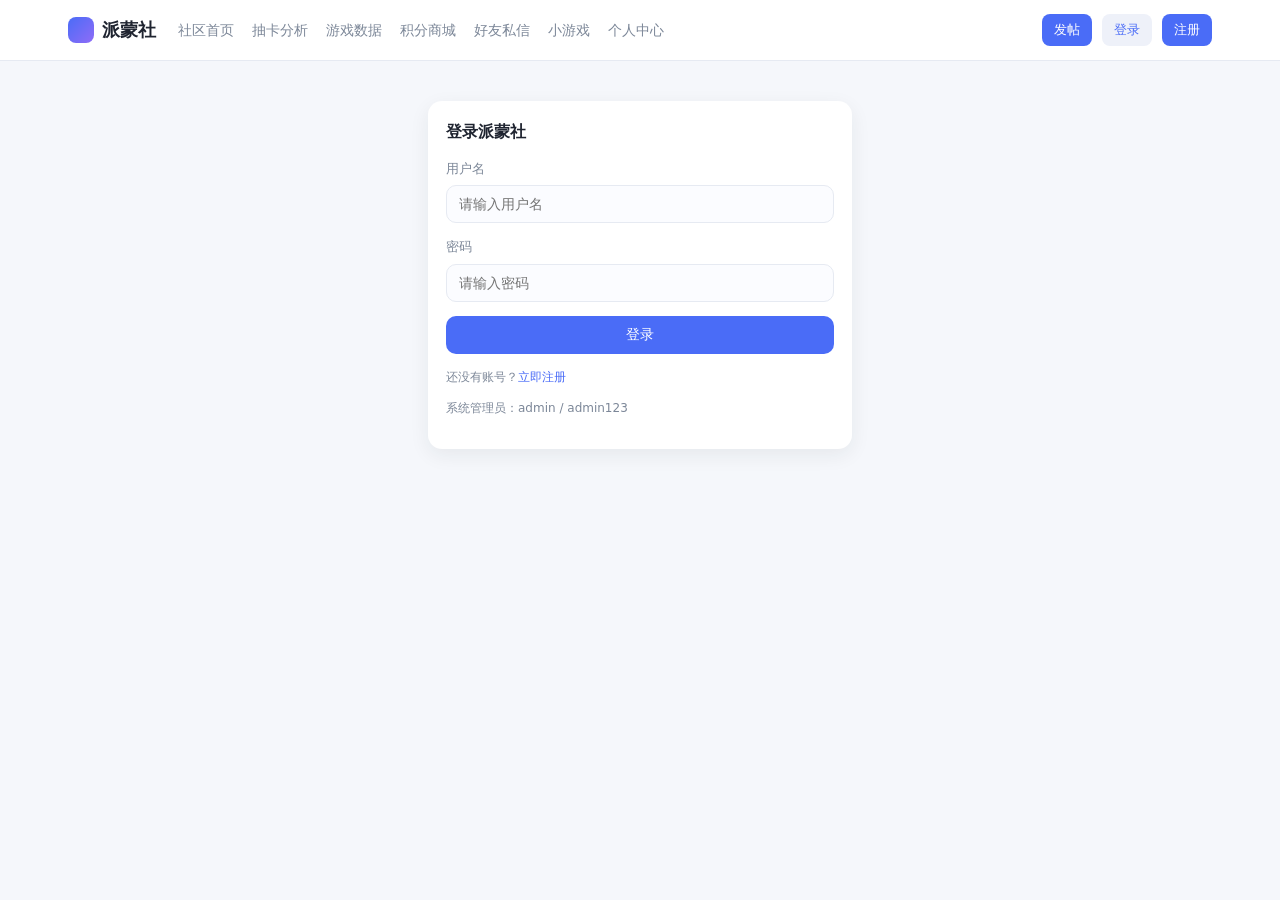
<file: src/main/webapp/admin.html>
<!DOCTYPE html>
<html lang="zh-CN">
<head>
    <meta charset="UTF-8">
    <meta name="viewport" content="width=device-width, initial-scale=1">
    <title>后台管理 · 派蒙社</title>
    <link rel="stylesheet" href="static/css/main.css?v=20261103b">
</head>
<body>
<div id="pc-nav"></div>
<div class="container">
    <div class="grid" style="grid-template-columns:repeat(auto-fill,minmax(160px,1fr))" id="stats"></div>

    <div class="card" style="margin-top:16px">
        <div class="tabs" id="tabs">
            <div class="tab active" data-tab="pending">待审核帖子</div>
            <div class="tab" data-tab="posts">帖子管理</div>
            <div class="tab" data-tab="reports">举报处理</div>
            <div class="tab" data-tab="users">用户管理</div>
            <div class="tab" data-tab="records">审核记录</div>
            <div class="tab" data-tab="configs">系统配置</div>
            <div class="tab" data-tab="products">商品维护</div>
            <div class="tab" data-tab="orders">兑换订单</div>
        </div>
        <div id="tab-body"></div>
    </div>
</div>
<script src="static/js/api.js?v=20261103b"></script>
<script>
    PC.renderNav('admin');
    if (!PC.requireLogin()) { throw new Error('need login'); }
    if (!PC.isStaff()) { document.querySelector('.container').innerHTML = '<div class="card"><div class="empty">仅管理员与审核员可访问</div></div>'; throw new Error('forbidden'); }

    var tab = 'pending';

    function loadStats() {
        PC.api.get('admin/stats').then(function (s) {
            var items = [
                ['用户总数', s.userCount], ['帖子总数', s.postCount], ['评论总数', s.commentCount],
                ['今日新增用户', s.todayUsers], ['今日新增帖子', s.todayPosts],
                ['待审核帖子', s.pendingPosts], ['待处理举报', s.pendingReports],
                ['兑换订单', s.orderCount], ['累计发放积分', s.totalPointsGranted],
                ['累计消耗积分', s.totalPointsConsumed]
            ];
            document.getElementById('stats').innerHTML = items.map(function (it) {
                return '<div class="card" style="margin:0"><div class="stat"><div class="num">' + (it[1] || 0) +
                    '</div><div class="lbl">' + it[0] + '</div></div></div>';
            }).join('');
        }).catch(function (e) { PC.toast(e.message); });
    }

    function loadPending() {
        PC.api.get('admin/audits/pending', { page: 1, size: 20 }).then(function (data) {
            var host = document.getElementById('tab-body');
            if (!data.items || !data.items.length) { host.innerHTML = PC.empty('没有待审核内容'); return; }
            host.innerHTML = data.items.map(function (p) {
                return '<div class="row" style="align-items:flex-start">' +
                    '<div class="grow"><a class="name" href="post-detail.html?id=' + p.id + '" target="_blank">' +
                    PC.escapeHtml(p.title) + '</a>' +
                    '<div class="sub">' + PC.escapeHtml(p.authorName || '') + ' · ' + PC.fmtTime(p.createdAt) +
                    ' · ' + PC.escapeHtml(p.categoryName || '') + '</div>' +
                    '<div class="hint" style="margin-top:4px">' + PC.escapeHtml((p.summary || '').slice(0, 120)) + '</div></div>' +
                    '<button class="btn btn-sm" data-ok="' + p.id + '">通过</button>' +
                    '<button class="btn btn-sm btn-danger" data-no="' + p.id + '">驳回</button></div>';
            }).join('');
            host.querySelectorAll('[data-ok]').forEach(function (b) {
                b.addEventListener('click', function () { audit(Number(b.getAttribute('data-ok')), 'APPROVED'); });
            });
            host.querySelectorAll('[data-no]').forEach(function (b) {
                b.addEventListener('click', function () { audit(Number(b.getAttribute('data-no')), 'REJECTED'); });
            });
        }).catch(function (e) { document.getElementById('tab-body').innerHTML = PC.empty(e.message); });
    }

    function audit(postId, result) {
        var reason = '';
        if (result === 'REJECTED') {
            reason = prompt('请输入驳回原因', '内容不符合社区规范');
            if (reason === null) { return; }
        }
        PC.api.post('admin/audits', { targetType: 'POST', targetId: postId, result: result, reason: reason })
            .then(function () {
                PC.toast('操作成功');
                loadPending();
                loadStats();
            }).catch(function (e) { PC.toast(e.message); });
    }

    function loadPosts() {
        PC.api.get('posts', { page: 1, size: 20 }).then(function (data) {
            var host = document.getElementById('tab-body');
            if (!data.items || !data.items.length) { host.innerHTML = PC.empty('还没有已发布的帖子'); return; }
            host.innerHTML = '<div class="table-wrap"><table class="table">' +
                '<tr><th>标题</th><th>作者</th><th>版块</th><th>浏览</th><th>状态</th><th>操作</th></tr>' +
                data.items.map(function (p) {
                    return '<tr><td><a href="post-detail.html?id=' + p.id + '" target="_blank">' +
                        PC.escapeHtml(p.title) + '</a></td>' +
                        '<td>' + PC.escapeHtml(p.authorName || '') + '</td>' +
                        '<td>' + PC.escapeHtml(p.categoryName || '') + '</td>' +
                        '<td>' + (p.viewCount || 0) + '</td>' +
                        '<td>' + (p.top ? '<span class="tag">置顶</span>' : '正常') + '</td>' +
                        '<td style="white-space:nowrap">' +
                        '<button class="btn btn-sm" data-top="' + p.id + '" data-cur="' + (p.top ? 1 : 0) + '">' +
                        (p.top ? '取消置顶' : '置顶') + '</button> ' +
                        '<button class="btn btn-sm btn-danger" data-down="' + p.id + '">下架</button>' +
                        '</td></tr>';
                }).join('') + '</table></div>';
            host.querySelectorAll('[data-top]').forEach(function (b) {
                b.addEventListener('click', function () {
                    var id = Number(b.getAttribute('data-top'));
                    var next = b.getAttribute('data-cur') === '1' ? 'false' : 'true';
                    PC.api.post('admin/posts/' + id + '/top', {}, { top: next }).then(function () {
                        PC.toast(next === 'true' ? '已置顶' : '已取消置顶');
                        loadPosts();
                    }).catch(function (e) { PC.toast(e.message); });
                });
            });
            host.querySelectorAll('[data-down]').forEach(function (b) {
                b.addEventListener('click', function () {
                    var id = Number(b.getAttribute('data-down'));
                    var reason = prompt('请输入下架原因', '不符合社区规范');
                    if (reason === null) { return; }
                    PC.api.post('admin/posts/' + id + '/takedown', { reason: reason }).then(function () {
                        PC.toast('已下架');
                        loadPosts();
                        loadStats();
                    }).catch(function (e) { PC.toast(e.message); });
                });
            });
        }).catch(function (e) { document.getElementById('tab-body').innerHTML = PC.empty(e.message); });
    }

    function loadReports() {
        PC.api.get('admin/reports', { page: 1, size: 20 }).then(function (data) {
            var host = document.getElementById('tab-body');
            if (!data.items || !data.items.length) { host.innerHTML = PC.empty('暂无举报'); return; }
            host.innerHTML = '<table class="table"><tr><th>类型</th><th>目标</th><th>原因</th><th>举报人</th><th>状态</th><th>操作</th></tr>' +
                data.items.map(function (r) {
                    return '<tr><td>' + PC.escapeHtml(r.targetType) + '</td>' +
                        '<td>' + PC.escapeHtml(r.targetSummary || ('#' + r.targetId)) + '</td>' +
                        '<td>' + PC.escapeHtml(r.reason) + '</td>' +
                        '<td>' + PC.escapeHtml(r.reporterName || '') + '</td>' +
                        '<td>' + PC.escapeHtml(PC.label('report', r.status)) + '</td>' +
                        '<td>' + (r.status === 'PENDING'
                            ? '<button class="btn btn-sm" data-handle="' + r.id + '" data-type="' + PC.escapeHtml(r.targetType) +
                              '" data-target="' + (r.targetId || 0) + '">处理</button>' : '-') + '</td></tr>';
                }).join('') + '</table>';
            host.querySelectorAll('[data-handle]').forEach(function (b) {
                b.addEventListener('click', function () {
                    handleReport(Number(b.getAttribute('data-handle')),
                        b.getAttribute('data-type') || 'POST',
                        Number(b.getAttribute('data-target') || 0));
                });
            });
        }).catch(function (e) { document.getElementById('tab-body').innerHTML = PC.empty(e.message); });
    }

    function handleReport(id, targetType, targetId) {
        PC.modal('处理举报',
            '<div class="field"><label>处理结果</label>' +
            '<select class="select" id="h-status"><option value="HANDLED">确认违规，已处理</option>' +
            '<option value="REJECTED">举报不成立</option></select></div>' +
            '<div class="field"><label>说明</label><input class="input" id="h-result" placeholder="处理说明"></div>' +
            '<div class="field"><label><input type="checkbox" id="h-takedown"> 同时下架被举报帖子</label></div>',
            function (mask) {
                var body = {
                    targetType: targetType || 'POST',
                    targetId: targetId || 0,
                    result: mask.querySelector('#h-status').value,
                    reason: mask.querySelector('#h-result').value.trim(),
                    takeDown: mask.querySelector('#h-takedown').checked
                };
                PC.api.post('admin/reports/' + id + '/handle', body).then(function () {
                    PC.toast('已处理');
                    loadReports();
                    loadStats();
                }).catch(function (e) { PC.toast(e.message); });
            }, '提交');
    }

    var USERS = {};
    var CATEGORIES = [];

    function loadUsers() {
        /* 板块字典用于版主授权选择，一次加载即可 */
        if (!CATEGORIES.length) {
            PC.api.get('posts/categories').then(function (list) { CATEGORIES = list || []; }).catch(function () {});
        }
        PC.api.get('admin/users', { page: 1, size: 20 }).then(function (data) {
            var host = document.getElementById('tab-body');
            if (!data.items || !data.items.length) { host.innerHTML = PC.empty('暂无用户'); return; }
            USERS = {};
            (data.items || []).forEach(function (u) { USERS[u.id] = u; });
            host.innerHTML = '<div style="display:flex;gap:8px;margin-bottom:10px">' +
                '<input class="input" id="u-kw" placeholder="搜索用户名/昵称" style="max-width:220px">' +
                '<button class="btn btn-sm" id="u-search">搜索</button></div>' +
                '<table class="table"><tr><th>ID</th><th>用户名</th><th>昵称</th><th>角色</th><th>负责板块</th><th>积分</th><th>状态</th><th>操作</th></tr>' +
                data.items.map(function (u) {
                    return '<tr><td>' + u.id + '</td><td>' + PC.escapeHtml(u.username) + '</td>' +
                        '<td>' + PC.escapeHtml(u.nickname || '') + '</td><td>' + PC.escapeHtml(PC.label('role', u.role)) + '</td>' +
                        '<td>' + PC.escapeHtml(categoryNames(u.moderatedCategories)) + '</td>' +
                        '<td>' + (u.points || 0) + '</td>' +
                        '<td>' + (u.status === 1 ? '<span class="tag tag-ok">正常</span>' : '<span class="tag tag-danger">禁用</span>') + '</td>' +
                        '<td><button class="btn btn-sm btn-line" data-user="' + u.id + '">管理</button></td></tr>';
                }).join('') + '</table>';
            document.getElementById('u-search').addEventListener('click', function () {
                var kw = document.getElementById('u-kw').value.trim();
                PC.api.get('admin/users', { keyword: kw, page: 1, size: 20 }).then(function (res) {
                    var host2 = document.getElementById('tab-body');
                    USERS = {};
                    (res.items || []).forEach(function (u) { USERS[u.id] = u; });
                    host2.innerHTML = '<table class="table"><tr><th>ID</th><th>用户名</th><th>昵称</th><th>角色</th><th>负责板块</th><th>积分</th><th>状态</th><th>操作</th></tr>' +
                        (res.items || []).map(function (u) {
                            return '<tr><td>' + u.id + '</td><td>' + PC.escapeHtml(u.username) + '</td>' +
                                '<td>' + PC.escapeHtml(u.nickname || '') + '</td><td>' + PC.escapeHtml(PC.label('role', u.role)) + '</td>' +
                                '<td>' + PC.escapeHtml(categoryNames(u.moderatedCategories)) + '</td>' +
                                '<td>' + (u.points || 0) + '</td><td>' + PC.escapeHtml(PC.label('userStatus', u.status)) + '</td>' +
                                '<td><button class="btn btn-sm btn-line" data-user="' + u.id + '">管理</button></td></tr>';
                        }).join('') + '</table>';
                    host2.querySelectorAll('[data-user]').forEach(function (b) {
                        b.addEventListener('click', function () { manageUser(Number(b.getAttribute('data-user'))); });
                    });
                }).catch(function (e) { PC.toast(e.message); });
            });
            host.querySelectorAll('[data-user]').forEach(function (b) {
                b.addEventListener('click', function () { manageUser(Number(b.getAttribute('data-user'))); });
            });
        }).catch(function (e) { document.getElementById('tab-body').innerHTML = PC.empty(e.message); });
    }

    function categoryNames(raw) {
        if (!raw) { return '—'; }
        var ids = String(raw).split(',');
        var names = ids.map(function (id) {
            var hit = CATEGORIES.filter(function (c) { return String(c.id) === String(id).trim(); })[0];
            return hit ? hit.name : ('#' + id);
        });
        return names.join('、') || '—';
    }

    function manageUser(userId) {
        var src = USERS[userId] || {};
        var current = String(src.moderatedCategories || '');
        var selected = current.split(',').map(function (x) { return x.trim(); });
        var boxes = CATEGORIES.map(function (c) {
            var on = selected.indexOf(String(c.id)) >= 0;
            return '<label style="display:inline-flex;align-items:center;gap:4px;margin:0 12px 6px 0">' +
                '<input type="checkbox" class="m-cat" value="' + c.id + '"' + (on ? ' checked' : '') + '>' +
                PC.escapeHtml(c.name) + '</label>';
        }).join('') || '<span class="hint">板块字典为空</span>';

        PC.modal('管理用户 #' + userId + '（' + PC.escapeHtml(src.username || '') + '）',
            '<div class="field"><label>角色</label><select class="select" id="m-role">' +
            '<option value="">不修改</option>' +
            '<option value="USER"' + (src.role === 'USER' ? ' selected' : '') + '>USER</option>' +
            '<option value="MODERATOR"' + (src.role === 'MODERATOR' ? ' selected' : '') + '>MODERATOR</option>' +
            '<option value="ADMIN"' + (src.role === 'ADMIN' ? ' selected' : '') + '>ADMIN</option></select></div>' +
            '<div class="field"><label>负责板块 <span class="hint">仅 MODERATOR 生效，留空表示不限制</span></label>' +
            '<div style="margin-top:6px">' + boxes + '</div></div>' +
            '<div class="field"><label>状态</label><select class="select" id="m-status">' +
            '<option value="">不修改</option><option value="1">正常</option><option value="0">禁用</option></select></div>' +
            '<div class="field"><label>积分调整 <span class="hint">正数增加，负数扣减</span></label>' +
            '<input class="input" id="m-points" type="number" placeholder="0"></div>' +
            '<div class="field"><label>说明</label><input class="input" id="m-reason" placeholder="操作说明"></div>',
            function (mask) {
                var role = mask.querySelector('#m-role').value;
                var status = mask.querySelector('#m-status').value;
                var points = mask.querySelector('#m-points').value;
                var cats = [];
                mask.querySelectorAll('.m-cat').forEach(function (c) {
                    if (c.checked) { cats.push(c.value); }
                });
                var body = {
                    role: role || null,
                    status: status === '' ? null : Number(status),
                    pointsDelta: points === '' ? null : Number(points),
                    moderatedCategories: cats.join(','),
                    reason: mask.querySelector('#m-reason').value.trim()
                };
                PC.api.put('admin/users/' + userId, body).then(function () {
                    PC.toast('已更新');
                    loadUsers();
                }).catch(function (e) { PC.toast(e.message); });
            }, '保存');
    }

    function loadRecords() {
        PC.api.get('admin/audits/records', { page: 1, size: 20 }).then(function (data) {
            var host = document.getElementById('tab-body');
            if (!data.items || !data.items.length) { host.innerHTML = PC.empty('暂无审核记录'); return; }
            host.innerHTML = '<table class="table"><tr><th>时间</th><th>类型</th><th>目标</th><th>结果</th><th>原因</th><th>审核人</th></tr>' +
                data.items.map(function (a) {
                    return '<tr><td>' + PC.fmtTime(a.createdAt) + '</td><td>' + PC.escapeHtml(a.targetType === 'POST' ? '帖子' : (a.targetType === 'COMMENT' ? '评论' : a.targetType)) + '</td>' +
                        '<td>' + PC.escapeHtml(a.targetTitle || ('#' + a.targetId)) + '</td>' +
                        '<td>' + PC.escapeHtml(PC.label('audit', a.result)) + '</td><td>' + PC.escapeHtml(a.reason || '') + '</td>' +
                        '<td>' + PC.escapeHtml(a.auditorName || '') + '</td></tr>';
                }).join('') + '</table>';
        }).catch(function (e) { document.getElementById('tab-body').innerHTML = PC.empty(e.message); });
    }

    function loadConfigs() {
        PC.api.get('admin/configs').then(function (list) {
            var host = document.getElementById('tab-body');
            host.innerHTML = '<table class="table"><tr><th>配置键</th><th>值</th><th>说明</th><th>操作</th></tr>' +
                (list || []).map(function (c) {
                    return '<tr><td>' + PC.escapeHtml(c.key) + '</td><td>' + PC.escapeHtml(c.value) + '</td>' +
                        '<td>' + PC.escapeHtml(c.description || '') + '</td>' +
                        '<td><button class="btn btn-sm btn-line" data-cfg="' + PC.escapeHtml(c.key) + '" data-val="' + PC.escapeHtml(c.value) + '">修改</button></td></tr>';
                }).join('') + '</table>' +
                '<div style="margin-top:14px;display:flex;gap:8px"><input class="input" id="word" placeholder="新增敏感词" style="max-width:220px">' +
                '<button class="btn btn-sm" id="btn-word">添加敏感词</button></div>';
            host.querySelectorAll('[data-cfg]').forEach(function (b) {
                b.addEventListener('click', function () {
                    var key = b.getAttribute('data-cfg');
                    var val = b.getAttribute('data-val');
                    PC.modal('修改配置 ' + key, '<div class="field"><label>值</label><input class="input" id="cfg-val" value="' +
                        PC.escapeHtml(val) + '"></div>', function (mask) {
                        PC.api.put('admin/configs', { key: key, value: mask.querySelector('#cfg-val').value.trim() })
                            .then(function () { PC.toast('已保存'); loadConfigs(); })
                            .catch(function (e) { PC.toast(e.message); });
                    }, '保存');
                });
            });
            document.getElementById('btn-word').addEventListener('click', function () {
                var word = document.getElementById('word').value.trim();
                if (!word) { PC.toast('请输入敏感词'); return; }
                PC.api.post('admin/sensitive-words', { word: word }).then(function () {
                    PC.toast('已添加');
                    document.getElementById('word').value = '';
                }).catch(function (e) { PC.toast(e.message); });
            });
        }).catch(function (e) { document.getElementById('tab-body').innerHTML = PC.empty(e.message); });
    }

    var PRODUCTS = {};

    function loadProducts() {
        PC.api.get('mall/products', { page: 1, size: 50 }).then(function (data) {
            var host = document.getElementById('tab-body');
            PRODUCTS = {};
            (data.items || []).forEach(function (p) { PRODUCTS[p.id] = p; });
            host.innerHTML = '<div style="margin-bottom:10px"><button class="btn btn-sm" id="btn-new-product">新增商品</button></div>' +
                '<table class="table"><tr><th>ID</th><th>名称</th><th>类型</th><th>积分</th><th>库存</th><th>状态</th><th>操作</th></tr>' +
                (data.items || []).map(function (p) {
                    return '<tr><td>' + p.id + '</td><td>' + PC.escapeHtml(p.name) + '</td><td>' + PC.escapeHtml(PC.label('productType', p.type)) + '</td>' +
                        '<td>' + p.pricePoints + '</td><td>' + p.stock + '</td><td>' + PC.escapeHtml(PC.label('onOff', p.status)) + '</td>' +
                        '<td><button class="btn btn-sm btn-line" data-edit="' + p.id + '">编辑</button>' +
                        '<button class="btn btn-sm btn-danger" data-del="' + p.id + '" style="margin-left:6px">删除</button></td></tr>';
                }).join('') + '</table>';
            document.getElementById('btn-new-product').addEventListener('click', function () { editProduct(null); });
            host.querySelectorAll('[data-edit]').forEach(function (b) {
                b.addEventListener('click', function () { editProduct(Number(b.getAttribute('data-edit'))); });
            });
            host.querySelectorAll('[data-del]').forEach(function (b) {
                b.addEventListener('click', function () {
                    if (!confirm('确认删除该商品？')) { return; }
                    PC.api.del('mall/products/' + b.getAttribute('data-del')).then(function () {
                        PC.toast('已删除');
                        loadProducts();
                    }).catch(function (e) { PC.toast(e.message); });
                });
            });
        }).catch(function (e) { document.getElementById('tab-body').innerHTML = PC.empty(e.message); });
    }

    function editProduct(id) {
        var src = id ? (PRODUCTS[id] || {}) : {};
        PC.modal(id ? '编辑商品 #' + id : '新增商品',
            '<div class="field"><label>名称</label><input class="input" id="p-name" value="' + PC.escapeHtml(src.name || '') + '"></div>' +
            '<div class="field"><label>描述</label><input class="input" id="p-desc" value="' + PC.escapeHtml(src.description || '') + '"></div>' +
            '<div class="field"><label>类型</label><select class="select" id="p-type">' +
            '<option value="PHYSICAL"' + (src.type === 'PHYSICAL' ? ' selected' : '') + '>实物</option>' +
            '<option value="VIRTUAL"' + (src.type === 'VIRTUAL' ? ' selected' : '') + '>虚拟</option></select></div>' +
            '<div class="field"><label>所需积分</label><input class="input" id="p-price" type="number" value="' + (src.pricePoints || 100) + '"></div>' +
            '<div class="field"><label>库存</label><input class="input" id="p-stock" type="number" value="' + (src.stock === undefined ? 10 : src.stock) + '"></div>' +
            '<div class="field"><label>状态</label><select class="select" id="p-status">' +
            '<option value="1"' + (src.status === 1 ? ' selected' : '') + '>上架</option>' +
            '<option value="0"' + (src.status === 0 ? ' selected' : '') + '>下架</option></select></div>',
            function (mask) {
                var body = {
                    id: id,
                    name: mask.querySelector('#p-name').value.trim(),
                    description: mask.querySelector('#p-desc').value.trim(),
                    type: mask.querySelector('#p-type').value,
                    pricePoints: Number(mask.querySelector('#p-price').value || 0),
                    stock: Number(mask.querySelector('#p-stock').value || 0),
                    status: Number(mask.querySelector('#p-status').value || 1)
                };
                if (!body.name) { PC.toast('请填写商品名称'); return false; }
                PC.api.post('mall/products', body).then(function () {
                    PC.toast('已保存');
                    loadProducts();
                }).catch(function (e) { PC.toast(e.message); });
            }, '保存');
    }

    var ORDER_STATUS = {
        CREATED: '待发货', PENDING: '待发货', PAID: '已支付', SHIPPED: '已发货',
        COMPLETED: '已完成', DONE: '已完成', CANCELED: '已取消', REJECTED: '已驳回'
    };

    function loadOrders() {
        PC.api.get('mall/orders', { page: 1, size: 20 }).then(function (data) {
            var host = document.getElementById('tab-body');
            if (!data.items || !data.items.length) { host.innerHTML = PC.empty('暂无兑换订单'); return; }
            host.innerHTML = '<table class="table"><tr><th>ID</th><th>商品</th><th>类型</th><th>积分</th>' +
                '<th>收货信息</th><th>状态</th><th>物流</th><th>时间</th><th>操作</th></tr>' +
                data.items.map(function (o) {
                    var receiver = o.receiverName
                        ? PC.escapeHtml(o.receiverName) + ' ' + PC.escapeHtml(o.receiverPhone || '') +
                          '<div class="sub">' + PC.escapeHtml(o.receiverAddress || '') + '</div>'
                        : '<span class="hint">—</span>';
                    var actions = '';
                    if (o.status === 'CREATED' || o.status === 'PENDING') {
                        actions = '<button class="btn btn-sm" data-ship="' + o.id + '">发货</button> ' +
                            '<button class="btn btn-sm btn-danger" data-ocancel="' + o.id + '">取消</button>';
                    } else if (o.status === 'SHIPPED') {
                        actions = '<button class="btn btn-sm btn-line" data-ofinish="' + o.id + '">标记完成</button>';
                    } else {
                        actions = '-';
                    }
                    return '<tr><td>' + o.id + '</td>' +
                        '<td>' + PC.escapeHtml(o.productName || '') + '</td>' +
                        '<td>' + PC.escapeHtml(o.productType === 'VIRTUAL' ? '虚拟' : '实物') + '</td>' +
                        '<td>' + (o.pointsCost || 0) + '</td>' +
                        '<td>' + receiver + '</td>' +
                        '<td>' + PC.escapeHtml(ORDER_STATUS[o.status] || o.status) + '</td>' +
                        '<td>' + PC.escapeHtml(o.logisticsNo || '—') + '</td>' +
                        '<td>' + PC.fmtTime(o.createdAt) + '</td>' +
                        '<td style="white-space:nowrap">' + actions + '</td></tr>';
                }).join('') + '</table>';
            host.querySelectorAll('[data-ship]').forEach(function (b) {
                b.addEventListener('click', function () {
                    var id = b.getAttribute('data-ship');
                    var no = prompt('请输入物流单号', '');
                    if (no === null) { return; }
                    if (!no.trim()) { PC.toast('物流单号不能为空'); return; }
                    PC.api.post('mall/orders/' + id + '/ship', { logisticsNo: no.trim() }).then(function () {
                        PC.toast('已发货');
                        loadOrders();
                    }).catch(function (e) { PC.toast(e.message); });
                });
            });
            host.querySelectorAll('[data-ofinish]').forEach(function (b) {
                b.addEventListener('click', function () {
                    PC.api.post('mall/orders/' + b.getAttribute('data-ofinish') + '/finish').then(function () {
                        PC.toast('已完成');
                        loadOrders();
                    }).catch(function (e) { PC.toast(e.message); });
                });
            });
            host.querySelectorAll('[data-ocancel]').forEach(function (b) {
                b.addEventListener('click', function () {
                    if (!confirm('取消后会把积分退回用户并恢复库存，确认取消该订单？')) { return; }
                    PC.api.post('mall/orders/' + b.getAttribute('data-ocancel') + '/cancel').then(function () {
                        PC.toast('已取消并退款');
                        loadOrders();
                        loadStats();
                    }).catch(function (e) { PC.toast(e.message); });
                });
            });
        }).catch(function (e) { document.getElementById('tab-body').innerHTML = PC.empty(e.message); });
    }

    var loaders = {
        pending: loadPending, posts: loadPosts, reports: loadReports, users: loadUsers,
        records: loadRecords, configs: loadConfigs, products: loadProducts, orders: loadOrders
    };

    document.querySelectorAll('#tabs .tab').forEach(function (t) {
        t.addEventListener('click', function () {
            document.querySelectorAll('#tabs .tab').forEach(function (x) { x.classList.remove('active'); });
            t.classList.add('active');
            tab = t.getAttribute('data-tab');
            loaders[tab]();
        });
    });

    loadStats();
    loadPending();
</script>
</body>
</html>
</file>
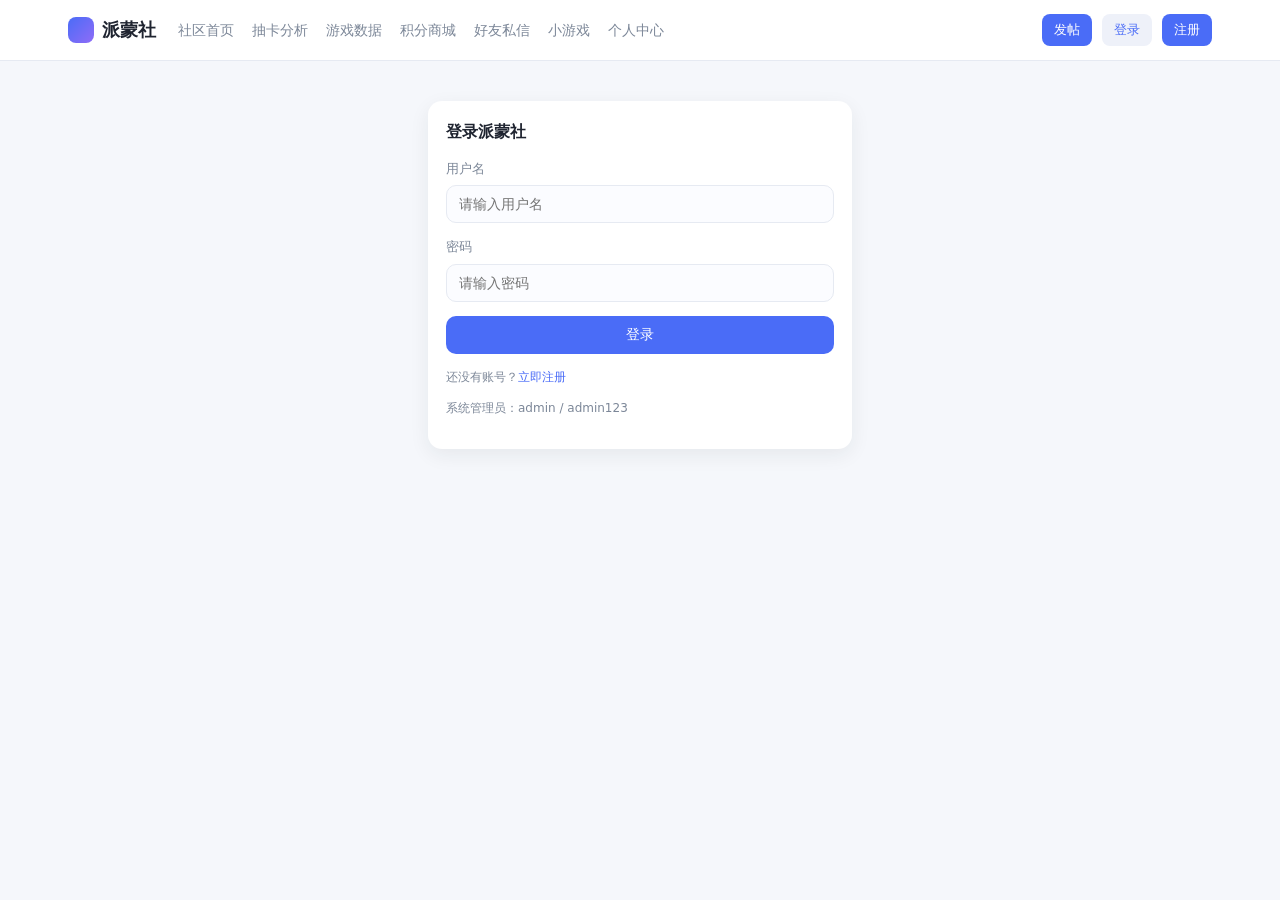
<file: src/main/webapp/gacha-analysis.html>
<!DOCTYPE html>
<html lang="zh-CN">
<head>
    <meta charset="UTF-8">
    <meta name="viewport" content="width=device-width, initial-scale=1">
    <title>抽卡分析 · 派蒙社</title>
    <link rel="stylesheet" href="static/css/main.css?v=20261103b">
</head>
<body>
<div id="pc-nav"></div>
<div class="container">
    <div class="card">
        <div class="card-title">
            <span>抽卡记录分析</span>
            <small>导入记录后可查看五星率、保底分布与欧非曲线</small>
        </div>
        <div style="display:flex;gap:10px;flex-wrap:wrap;align-items:center">
            <select class="select" id="poolName" style="width:170px">
                <option value="">全部卡池</option>
            </select>
            <button class="btn" id="btn-mock">导入模拟记录（180 抽）</button>
            <button class="btn btn-line" id="btn-import">手动导入 JSON</button>
            <button class="btn btn-danger" id="btn-clear">清空我的记录</button>
        </div>
    </div>

    <div class="grid grid-3" style="margin-top:16px">
        <div class="card"><div class="stat"><div class="num" id="s-total">0</div><div class="lbl">总抽数</div></div></div>
        <div class="card"><div class="stat"><div class="num" id="s-rate">0%</div><div class="lbl">五星出率</div></div></div>
        <div class="card"><div class="stat"><div class="num" id="s-avg">0</div><div class="lbl">平均出金抽数</div></div></div>
    </div>

    <div class="grid grid-2" style="margin-top:16px">
        <div>
            <div class="card">
                <div class="card-title">保底分布 <small>抽数区间内出金次数</small></div>
                <div id="pity-chart" class="chart"></div>
            </div>
            <div class="card">
                <div class="card-title">欧非曲线 <small>累计抽数对应的五星出率</small></div>
                <div id="luck-chart" class="chart"></div>
            </div>
        </div>
        <div>
            <div class="card">
                <div class="card-title">卡池对比</div>
                <div id="pool-list"></div>
            </div>
            <div class="card">
                <div class="card-title">最近记录</div>
                <div id="record-list" style="max-height:420px;overflow:auto"></div>
            </div>
        </div>
    </div>
</div>
<script src="static/js/api.js?v=20261103b"></script>
<script>
    PC.renderNav('gacha');
    if (!PC.requireLogin()) { throw new Error('need login'); }

    function renderAnalysis(a) {
        document.getElementById('s-total').textContent = a.totalPulls || 0;
        document.getElementById('s-rate').textContent = ((a.fiveStarRate || 0) * 100).toFixed(2) + '%';
        document.getElementById('s-avg').textContent = (a.avgPullsPerFiveStar || 0).toFixed(1);
        var pity = (a.pityDistribution || []).map(function (b) {
            return { label: b.from + '-' + b.to, value: b.count };
        });
        PC.barChart('pity-chart', pity, '#f7b731');
        var luck = (a.luckCurve || []).map(function (p) {
            return { label: String(p.index), value: Number((p.rate * 100).toFixed(2)) };
        });
        PC.lineChart('luck-chart', luck, '#4a6cf7');
        var pools = a.poolStats || [];
        document.getElementById('pool-list').innerHTML = pools.length ? pools.map(function (p) {
            return '<div class="row"><div class="grow"><div class="name">' + PC.escapeHtml(p.poolName) + '</div>' +
                '<div class="sub">共 ' + p.total + ' 抽 · 五星 ' + p.fiveStar + ' · 四星 ' + p.fourStar + '</div></div>' +
                '<span class="badge">' + (p.fiveStarRate * 100).toFixed(2) + '%</span></div>';
        }).join('') : PC.empty('暂无卡池数据');
        var select = document.getElementById('poolName');
        var current = select.value;
        select.innerHTML = '<option value="">全部卡池</option>' + (a.pools || []).map(function (name) {
            return '<option value="' + PC.escapeHtml(name) + '">' + PC.escapeHtml(name) + '</option>';
        }).join('');
        select.value = current;
    }

    function loadAnalysis() {
        PC.api.get('gacha/analysis', { poolName: document.getElementById('poolName').value })
            .then(renderAnalysis)
            .catch(function (e) { PC.toast(e.message); });
    }

    function loadRecords() {
        PC.api.get('gacha/records', { page: 1, size: 60, poolName: document.getElementById('poolName').value })
            .then(function (data) {
                var host = document.getElementById('record-list');
                if (!data || !data.items || !data.items.length) { host.innerHTML = PC.empty('暂无记录'); return; }
                host.innerHTML = data.items.map(function (r) {
                    var rarity = r.rarity || 3;
                    var cls = rarity >= 5 ? 'r5' : rarity === 4 ? 'r4' : '';
                    return '<div class="pull-item ' + cls + '" style="margin-bottom:8px;text-align:left;padding:8px 10px">' +
                        '<div style="display:flex;justify-content:space-between"><span>' + PC.escapeHtml(r.itemName || '') + '</span>' +
                        '<span>' + rarity + '★</span></div>' +
                        '<div style="font-size:11.5px;opacity:.75">' + PC.escapeHtml(r.poolName || '') + ' · ' +
                        PC.fmtTime(r.pullTime || r.createdAt) + '</div></div>';
                }).join('');
            }).catch(function (e) { document.getElementById('record-list').innerHTML = PC.empty(e.message); });
    }

    document.getElementById('btn-mock').addEventListener('click', function () {
        var btn = this;
        btn.disabled = true;
        PC.api.post('gacha/import', { mock: true, poolName: document.getElementById('poolName').value || '角色活动祈愿' })
            .then(function (count) {
                PC.toast('已导入 ' + count + ' 条记录');
                loadAnalysis();
                loadRecords();
            }).catch(function (e) { PC.toast(e.message); })
            .then(function () { btn.disabled = false; });
    });

    document.getElementById('btn-import').addEventListener('click', function () {
        PC.modal('手动导入抽卡记录',
            '<p class="hint">格式：JSON 数组，每项包含 itemName、itemType、rarity、pullTime</p>' +
            '<div class="field"><textarea class="textarea" id="json" style="min-height:160px">[{"itemName":"琴","itemType":"角色","rarity":5,"pullTime":"2026-10-01 12:00:00"}]</textarea></div>',
            function (mask) {
                var text = mask.querySelector('#json').value;
                var records;
                try { records = JSON.parse(text); } catch (e) { PC.toast('JSON 格式不正确'); return false; }
                PC.api.post('gacha/import', {
                    records: records, poolName: document.getElementById('poolName').value || '手动导入'
                }).then(function (count) {
                    PC.toast('已导入 ' + count + ' 条记录');
                    loadAnalysis();
                    loadRecords();
                }).catch(function (e) { PC.toast(e.message); });
            }, '导入');
    });

    document.getElementById('btn-clear').addEventListener('click', function () {
        if (!confirm('确认清空自己的抽卡记录？')) { return; }
        PC.api.del('gacha/records').then(function () {
            PC.toast('已清空');
            loadAnalysis();
            loadRecords();
        }).catch(function (e) { PC.toast(e.message); });
    });

    document.getElementById('poolName').addEventListener('change', function () {
        loadAnalysis();
        loadRecords();
    });

    loadAnalysis();
    loadRecords();
</script>
</body>
</html>
</file>
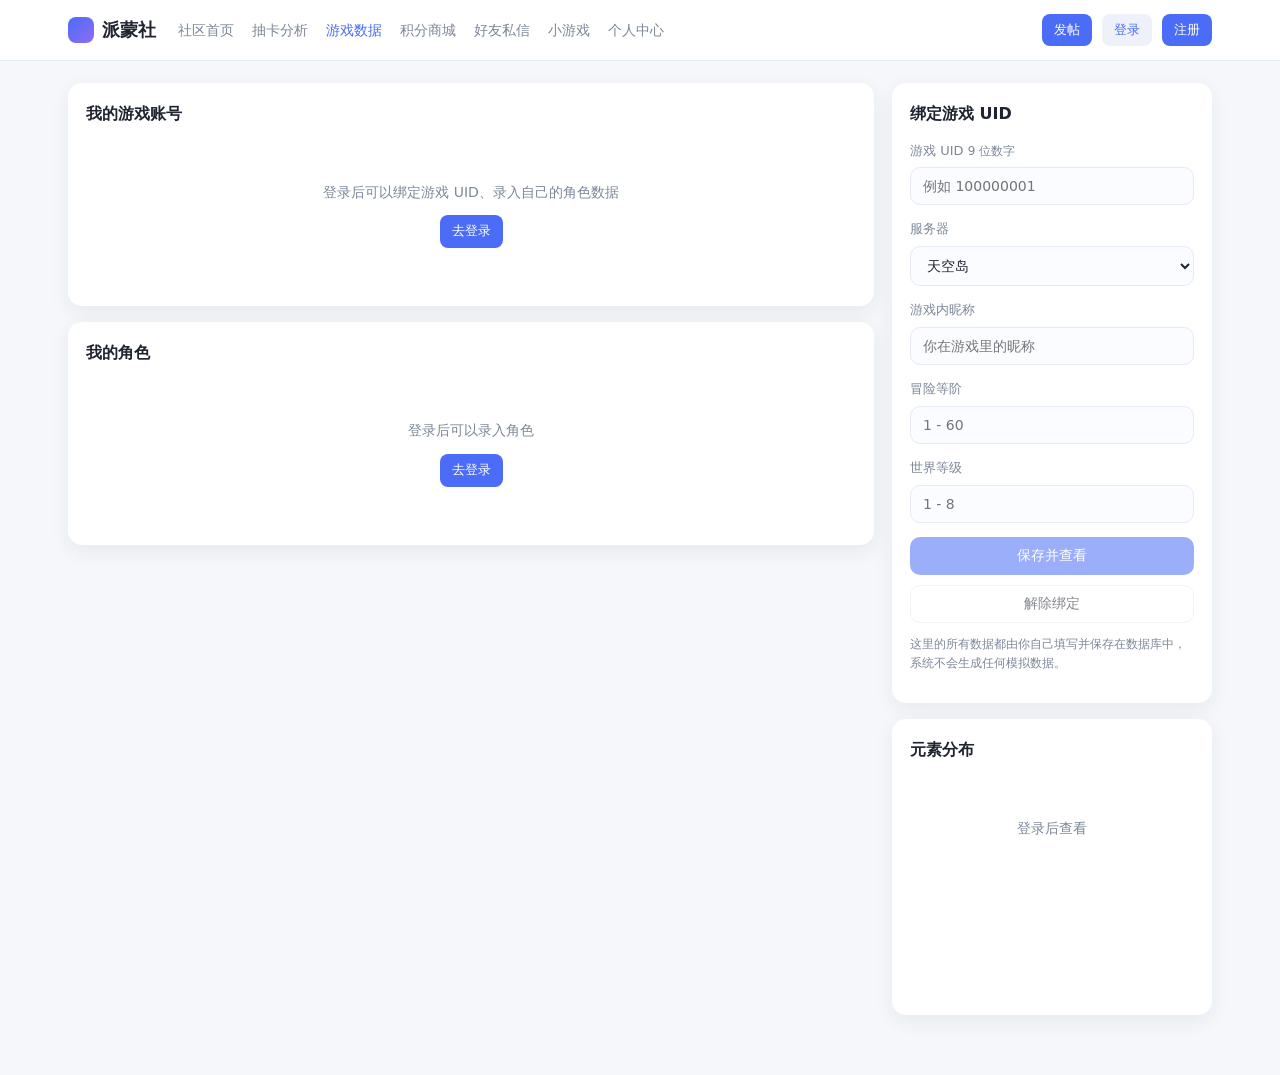
<file: src/main/webapp/game-data.html>
<!DOCTYPE html>
<html lang="zh-CN">
<head>
    <meta charset="UTF-8">
    <meta name="viewport" content="width=device-width, initial-scale=1">
    <title>游戏数据 · 派蒙社</title>
    <link rel="stylesheet" href="static/css/main.css?v=20261103b">
</head>
<body>
<div id="pc-nav"></div>
<div class="container">
    <div class="grid grid-2">
        <div>
            <div class="card">
                <div class="card-title">我的游戏账号 <small id="uid-hint"></small></div>
                <div id="game-body"><div class="empty">还没有绑定游戏 UID</div></div>
            </div>
            <div class="card">
                <div class="card-title">
                    <span>我的角色</span>
                    <small id="char-count"></small>
                </div>
                <div id="character-list"><div class="empty">还没有录入角色</div></div>
                <div style="display:grid;grid-template-columns:1.4fr 1fr 1fr .8fr .8fr auto;gap:8px;margin-top:14px" id="char-form">
                    <input class="input" id="c-name" placeholder="角色名">
                    <select class="select" id="c-element">
                        <option value="">元素</option>
                        <option>火</option><option>水</option><option>风</option><option>雷</option>
                        <option>草</option><option>冰</option><option>岩</option>
                    </select>
                    <input class="input" id="c-weapon" placeholder="武器">
                    <input class="input" id="c-level" placeholder="等级" value="90">
                    <input class="input" id="c-const" placeholder="命座" value="0">
                    <button class="btn" id="btn-add-char">添加</button>
                </div>
            </div>
        </div>
        <div>
            <div class="card">
                <div class="card-title">绑定游戏 UID</div>
                <div class="field">
                    <label>游戏 UID <span class="hint">9 位数字</span></label>
                    <input class="input" id="gameUid" placeholder="例如 100000001" maxlength="9">
                </div>
                <div class="field">
                    <label>服务器</label>
                    <select class="select" id="server">
                        <option>天空岛</option>
                        <option>世界树</option>
                        <option>亚服</option>
                        <option>美服</option>
                        <option>欧服</option>
                    </select>
                </div>
                <div class="field">
                    <label>游戏内昵称</label>
                    <input class="input" id="nickname" placeholder="你在游戏里的昵称">
                </div>
                <div class="field">
                    <label>冒险等阶</label>
                    <input class="input" id="adventureRank" type="number" min="1" max="60" placeholder="1 - 60">
                </div>
                <div class="field">
                    <label>世界等级</label>
                    <input class="input" id="worldLevel" type="number" min="1" max="8" placeholder="1 - 8">
                </div>
                <button class="btn btn-block" id="btn-bind">保存并查看</button>
                <button class="btn btn-line btn-block" id="btn-unbind" style="margin-top:10px">解除绑定</button>
                <p class="hint" style="margin-top:12px">这里的所有数据都由你自己填写并保存在数据库中，系统不会生成任何模拟数据。</p>
            </div>
            <div class="card">
                <div class="card-title">元素分布</div>
                <div id="element-chart" class="chart"></div>
            </div>
        </div>
    </div>
</div>
<script src="static/js/api.js?v=20261103b"></script>
<script>
    PC.renderNav('game');

    var loggedIn = !!PC.Store.token();
    var hasAccount = false;

    function stat(label, value) {
        return '<div class="stat"><div class="num">' + (value === null || value === undefined || value === '' ? '-' : value) + '</div>' +
            '<div class="lbl">' + label + '</div></div>';
    }

    function renderData(d) {
        hasAccount = true;
        document.getElementById('uid-hint').textContent = 'UID ' + d.gameUid;
        document.getElementById('game-body').innerHTML =
            '<div class="grid grid-3" style="gap:12px">' +
            stat('冒险等阶', d.adventureRank) + stat('世界等级', d.worldLevel) +
            stat('角色数量', (d.characters || []).length) + '</div>' +
            '<div class="row" style="margin-top:10px"><div class="grow"><div class="name">' +
            PC.escapeHtml(d.nickname || '未填写昵称') + '</div>' +
            '<div class="sub">' + PC.escapeHtml(d.server || '') + ' · 绑定于 ' + PC.fmtTime(d.bindTime) + '</div></div></div>';

        var stats = d.elementStats || {};
        var data = Object.keys(stats).map(function (k) { return { label: k, value: stats[k] }; });
        PC.barChart('element-chart', data, '#8f6cf7');
    }

    function renderCharacters(list) {
        var host = document.getElementById('character-list');
        document.getElementById('char-count').textContent = (list || []).length ? list.length + ' 个' : '';
        if (!list || !list.length) {
            host.innerHTML = PC.empty('还没有录入角色，在下面添加吧');
            return;
        }
        host.innerHTML = list.map(function (c) {
            return '<div class="row" data-id="' + c.id + '"><div class="grow"><div class="name">' + PC.escapeHtml(c.name) +
                (c.element ? ' <span class="tag">' + PC.escapeHtml(c.element) + '</span>' : '') + '</div>' +
                '<div class="sub">' + PC.escapeHtml(c.weapon || '未填武器') + ' · Lv.' + (c.level || '-') +
                ' · ' + (c.constellation || 0) + ' 命</div></div>' +
                '<a href="javascript:void(0)" class="del-char" style="font-size:13px;color:#e5484d">删除</a></div>';
        }).join('');
        host.querySelectorAll('.del-char').forEach(function (btn) {
            btn.addEventListener('click', function () {
                var id = btn.parentNode.getAttribute('data-id');
                PC.api.del('game/characters/' + id).then(function () {
                    PC.toast('已删除');
                    loadCharacters();
                }).catch(function (e) { PC.toast(e.message); });
            });
        });
    }

    function loadCharacters() {
        PC.api.get('game/characters').then(renderCharacters).catch(function () {});
    }

    function loadAccount() {
        PC.api.get('game/account').then(function (acc) {
            if (!acc) {
                PC.api.get('game/data').then(renderData).catch(function () {});
                return;
            }
            document.getElementById('gameUid').value = acc.gameUid || '';
            document.getElementById('server').value = acc.server || '天空岛';
            document.getElementById('nickname').value = acc.nickname || '';
            document.getElementById('adventureRank').value = acc.adventureRank || '';
            document.getElementById('worldLevel').value = acc.worldLevel || '';
            PC.api.get('game/data').then(renderData).catch(function (e) { PC.toast(e.message); });
        }).catch(function () {});
    }

    document.getElementById('btn-bind').addEventListener('click', function () {
        var uid = document.getElementById('gameUid').value.trim();
        if (!/^\d{9}$/.test(uid)) { PC.toast('请输入 9 位数字 UID'); return; }
        var ar = parseInt(document.getElementById('adventureRank').value, 10);
        var wl = parseInt(document.getElementById('worldLevel').value, 10);
        PC.api.post('game/account', {
            gameUid: uid,
            server: document.getElementById('server').value,
            gameName: '原神',
            nickname: document.getElementById('nickname').value.trim(),
            adventureRank: isNaN(ar) ? null : ar,
            worldLevel: isNaN(wl) ? null : wl
        }).then(function () {
            PC.toast('已保存');
            loadAccount();
            loadCharacters();
        }).catch(function (e) { PC.toast(e.message); });
    });

    document.getElementById('btn-add-char').addEventListener('click', function () {
        var name = document.getElementById('c-name').value.trim();
        if (!name) { PC.toast('请填写角色名'); return; }
        var level = parseInt(document.getElementById('c-level').value, 10);
        var constellation = parseInt(document.getElementById('c-const').value, 10);
        PC.api.post('game/characters', {
            name: name,
            element: document.getElementById('c-element').value,
            weapon: document.getElementById('c-weapon').value.trim(),
            level: isNaN(level) ? null : level,
            constellation: isNaN(constellation) ? null : constellation
        }).then(function () {
            PC.toast('已添加');
            document.getElementById('c-name').value = '';
            document.getElementById('c-weapon').value = '';
            loadCharacters();
            PC.api.get('game/data').then(renderData).catch(function () {});
        }).catch(function (e) { PC.toast(e.message); });
    });

    document.getElementById('btn-unbind').addEventListener('click', function () {
        if (!confirm('确认解除绑定？角色列表也会一起清空。')) { return; }
        PC.api.del('game/account').then(function () {
            PC.toast('已解除绑定');
            location.reload();
        }).catch(function (e) { PC.toast(e.message); });
    });

    if (!loggedIn) {
        PC.guestHint('game-body', '登录后可以绑定游戏 UID、录入自己的角色数据');
        PC.guestHint('character-list', '登录后可以录入角色');
        document.getElementById('char-form').style.display = 'none';
        document.getElementById('btn-bind').disabled = true;
        document.getElementById('btn-unbind').disabled = true;
        document.getElementById('element-chart').innerHTML = PC.empty('登录后查看');
    } else {
        loadAccount();
        loadCharacters();
    }
</script>
</body>
</html>
</file>
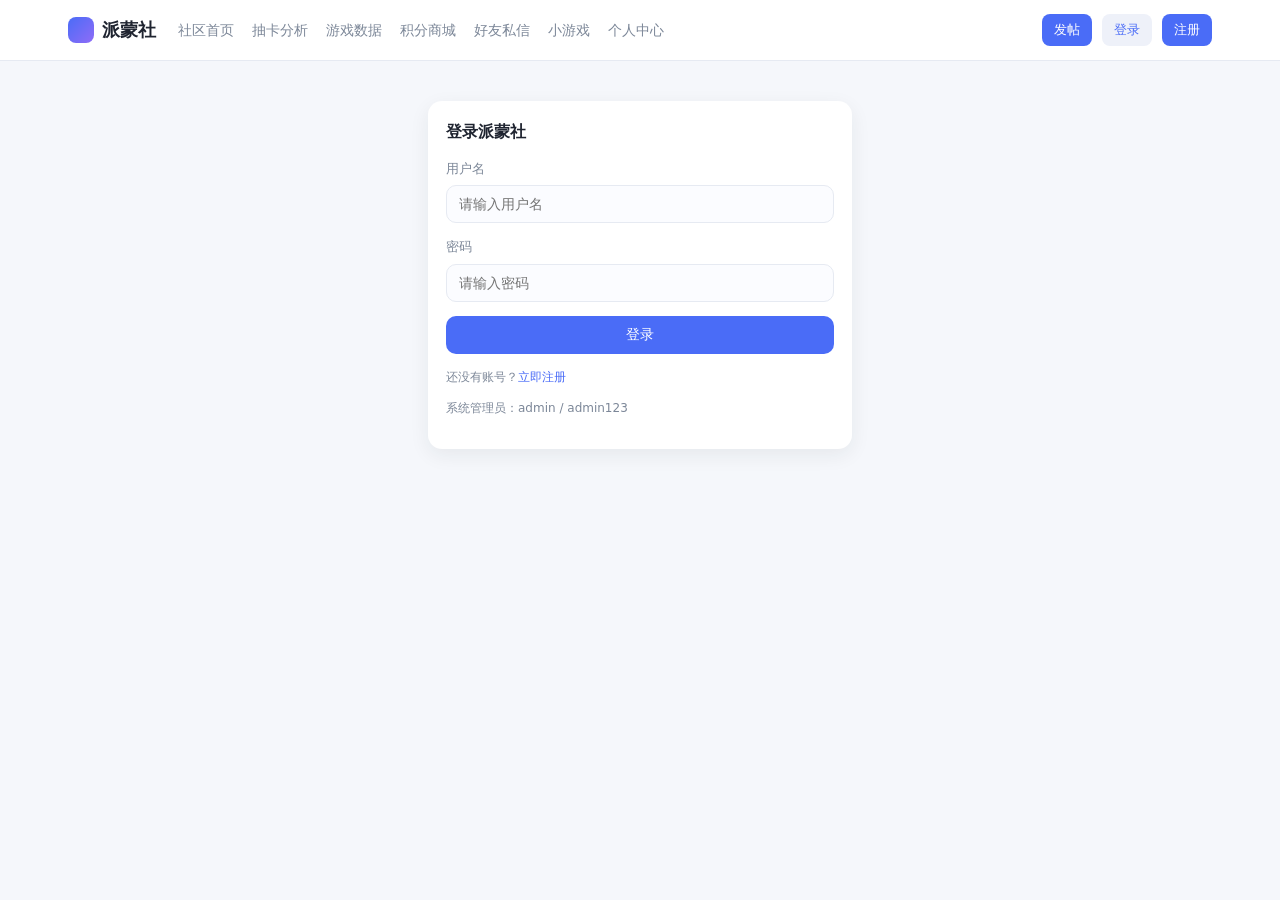
<file: src/main/webapp/games.html>
<!DOCTYPE html>
<html lang="zh-CN">
<head>
    <meta charset="UTF-8">
    <meta name="viewport" content="width=device-width, initial-scale=1">
    <title>小游戏 · 派蒙社</title>
    <link rel="stylesheet" href="static/css/main.css?v=20261103b">
</head>
<body>
<div id="pc-nav"></div>
<div class="container">
    <div class="grid grid-2">
        <div>
            <div class="card">
                <div class="card-title">游戏列表 <small>完成游戏可获得积分奖励</small></div>
                <div class="grid" style="grid-template-columns:repeat(auto-fill,minmax(180px,1fr))" id="game-list"></div>
            </div>
            <div class="card" id="play-card" style="display:none">
                <div class="card-title"><span id="play-title">游戏</span>
                    <small id="play-tip"></small></div>
                <div id="play-area"></div>
            </div>
        </div>
        <div>
            <div class="card">
                <div class="card-title">排行榜</div>
                <div id="leaderboard"></div>
            </div>
            <div class="card">
                <div class="card-title">玩法说明</div>
                <p class="hint">贪吃蛇：方向键或 WASD 控制，吃到元素球得分，撞墙或撞到自己结束。</p>
                <p class="hint">2048：方向键或 WASD 移动，相同数字相撞合并，合成 2048 即通关。</p>
                <p class="hint">猜数字：系统生成 1-100 的整数，你有 7 次机会，剩余次数越多得分越高。</p>
                <p class="hint">抽卡模拟：点击十连，本次十连的五星数量决定得分。</p>
                <p class="hint">同一游戏只有刷新个人最高分才会再次获得积分，防止重复刷分。</p>
            </div>
        </div>
    </div>
</div>
<script src="static/js/api.js?v=20261103b"></script>
<script>
    PC.renderNav('games');
    if (!PC.requireLogin()) { throw new Error('need login'); }
    var games = [];
    var active = null;
    var snakeTimer = null;

    /* ------------------------------------------------------------
     * 键盘监听集中管理。
     * 原实现每次进入贪吃蛇都 addEventListener 且从不解绑，
     * 玩过几次后同一个按键会被多个闭包同时处理，方向会错乱。
     * ------------------------------------------------------------ */
    var keyHandler = null;
    function bindKeys(handler) {
        if (keyHandler) {
            document.removeEventListener('keydown', keyHandler);
            keyHandler = null;
        }
        if (handler) {
            keyHandler = handler;
            document.addEventListener('keydown', handler);
        }
    }

    function stopSnake() {
        if (snakeTimer) { clearInterval(snakeTimer); snakeTimer = null; }
    }

    function loadGames() {
        PC.api.get('games').then(function (list) {
            games = list || [];
            var host = document.getElementById('game-list');
            if (!games.length) { host.innerHTML = PC.empty('暂无游戏'); return; }
            host.innerHTML = games.map(function (g) {
                var icon = g.icon || '🎮';
                var iconHtml = icon.indexOf('.') > 0
                    ? '<img src="' + PC.asset(icon) + '" alt="" style="width:44px;height:44px;object-fit:contain">'
                    : '<span style="font-size:30px">' + PC.escapeHtml(icon) + '</span>';
                return '<div class="card" style="margin:0;text-align:center">' +
                    '<div style="height:44px;display:flex;align-items:center;justify-content:center">' + iconHtml + '</div>' +
                    '<div style="font-weight:700;margin-top:6px">' + PC.escapeHtml(g.name) + '</div>' +
                    '<div class="hint" style="min-height:34px">' + PC.escapeHtml(g.description || '') + '</div>' +
                    '<div class="badge" style="margin-bottom:8px">最高 ' + (g.bestScore || 0) + ' 分 · 奖励 ' + (g.rewardPoints || 0) + ' 积分</div>' +
                    '<button class="btn btn-sm btn-block" data-play="' + g.id + '">开始</button></div>';
            }).join('');
            host.querySelectorAll('[data-play]').forEach(function (b) {
                b.addEventListener('click', function () { start(Number(b.getAttribute('data-play'))); });
            });
        }).catch(function (e) { PC.toast(e.message); });
    }

    function loadLeaderboard(gameId) {
        PC.api.get('games/' + gameId + '/leaderboard', { limit: 10 }).then(function (list) {
            var host = document.getElementById('leaderboard');
            if (!list || !list.length) { host.innerHTML = PC.empty('暂无成绩'); return; }
            host.innerHTML = list.map(function (s) {
                return '<div class="row"><span class="badge">' + s.rank + '</span>' +
                    '<img class="avatar-sm" src="' + PC.avatar(s.avatarUrl) + '" alt="">' +
                    '<div class="grow"><div class="name">' + PC.escapeHtml(s.userName || '') + '</div></div>' +
                    '<span class="badge">' + s.score + '</span></div>';
            }).join('');
        }).catch(function () {});
    }

    function submitScore(gameId, score) {
        PC.api.post('games/score', { gameId: gameId, score: score }).then(function (res) {
            var gain = res.reward || 0;
            PC.toast('得分 ' + score + (gain > 0 ? '，获得 ' + gain + ' 积分' : '，未超过个人最高分，本次无积分'));
            loadLeaderboard(gameId);
            loadGames();
        }).catch(function (e) { PC.toast(e.message); });
    }

    /* 后端新增 gameKey 字段；老数据没有时按名称兜底，保证任何一条记录都能落到正确玩法 */
    function guessKeyByName(name) {
        if (!name) { return ''; }
        if (name.indexOf('蛇') >= 0) { return 'snake'; }
        if (name.indexOf('2048') >= 0) { return '2048'; }
        if (name.indexOf('猜') >= 0) { return 'guess'; }
        if (name.indexOf('抽卡') >= 0) { return 'gacha'; }
        return '';
    }

    function start(id) {
        active = games.filter(function (g) { return g.id === id; })[0];
        if (!active) { return; }
        stopSnake();
        bindKeys(null);
        document.getElementById('play-card').style.display = '';
        document.getElementById('play-title').textContent = active.name;
        document.getElementById('play-tip').textContent = '奖励 ' + (active.rewardPoints || 0) + ' 积分 · 最高分 ' + (active.bestScore || 0);
        var key = active.gameKey || guessKeyByName(active.name);
        if (key === 'snake') { startSnake(active); }
        else if (key === '2048') { start2048(active); }
        else if (key === 'guess') { startGuess(active); }
        else if (key === 'gacha') { startGachaSim(active); }
        else { document.getElementById('play-area').innerHTML = PC.empty('该游戏暂未开放玩法'); }
        loadLeaderboard(id);
    }

    /* ---------------- 贪吃蛇 ---------------- */
    function startSnake(game) {
        var area = document.getElementById('play-area');
        area.innerHTML = '<div class="game-hud"><span>得分：<b id="sn-score">0</b></span>' +
            '<button class="btn btn-sm btn-line" id="sn-restart">重新开始</button></div>' +
            '<canvas class="game" id="snake" width="480" height="480" style="max-width:100%;height:auto"></canvas>' +
            '<p class="hint" style="margin-top:8px">方向键 / WASD 控制方向，空格暂停</p>';
        var canvas = document.getElementById('snake');
        var ctx = canvas.getContext('2d');
        var grid = 20, cells = canvas.width / grid;
        var snake, dir, food, score, dead, paused, speed;

        function reset() {
            snake = [{ x: 8, y: 10 }, { x: 7, y: 10 }, { x: 6, y: 10 }];
            dir = { x: 1, y: 0 };
            score = 0;
            dead = false;
            paused = false;
            speed = 150;
            placeFood();
            document.getElementById('sn-score').textContent = '0';
        }

        function placeFood() {
            var guard = 0;
            do {
                food = { x: Math.floor(Math.random() * cells), y: Math.floor(Math.random() * cells) };
                guard++;
            } while (guard < 500 && snake.some(function (s) { return s.x === food.x && s.y === food.y; }));
        }

        function draw() {
            ctx.fillStyle = '#0f1524';
            ctx.fillRect(0, 0, canvas.width, canvas.height);
            ctx.fillStyle = '#f7b731';
            ctx.beginPath();
            ctx.arc(food.x * grid + grid / 2, food.y * grid + grid / 2, grid / 2 - 2, 0, Math.PI * 2);
            ctx.fill();
            snake.forEach(function (s, i) {
                ctx.fillStyle = i === 0 ? '#4a6cf7' : '#7d92f8';
                ctx.fillRect(s.x * grid + 1, s.y * grid + 1, grid - 2, grid - 2);
            });
            if (dead) {
                ctx.fillStyle = 'rgba(0,0,0,.6)';
                ctx.fillRect(0, 0, canvas.width, canvas.height);
                ctx.fillStyle = '#fff';
                ctx.font = '22px sans-serif';
                ctx.textAlign = 'center';
                ctx.fillText('游戏结束：' + score + ' 分', canvas.width / 2, canvas.height / 2);
            }
        }

        function step() {
            if (dead || paused) { return; }
            var head = { x: snake[0].x + dir.x, y: snake[0].y + dir.y };
            if (head.x < 0 || head.y < 0 || head.x >= cells || head.y >= cells ||
                snake.some(function (s) { return s.x === head.x && s.y === head.y; })) {
                dead = true;
                draw();
                stopSnake();
                if (score > 0) { submitScore(game.id, score); }
                return;
            }
            snake.unshift(head);
            if (head.x === food.x && head.y === food.y) {
                score += 10;
                document.getElementById('sn-score').textContent = score;
                placeFood();
                if (speed > 70) { speed -= 3; }
                clearInterval(snakeTimer);
                snakeTimer = setInterval(step, speed);
            } else {
                snake.pop();
            }
            draw();
        }

        bindKeys(function (e) {
            var key = e.key.toLowerCase();
            if (key === 'arrowup' || key === 'w') { if (dir.y === 0) { dir = { x: 0, y: -1 }; } e.preventDefault(); }
            else if (key === 'arrowdown' || key === 's') { if (dir.y === 0) { dir = { x: 0, y: 1 }; } e.preventDefault(); }
            else if (key === 'arrowleft' || key === 'a') { if (dir.x === 0) { dir = { x: -1, y: 0 }; } e.preventDefault(); }
            else if (key === 'arrowright' || key === 'd') { if (dir.x === 0) { dir = { x: 1, y: 0 }; } e.preventDefault(); }
            else if (key === ' ') { paused = !paused; e.preventDefault(); }
        });
        document.getElementById('sn-restart').addEventListener('click', function () {
            stopSnake();
            reset();
            snakeTimer = setInterval(step, speed);
            draw();
        });
        reset();
        draw();
        snakeTimer = setInterval(step, speed);
    }

    /* ---------------- 2048 ---------------- */
    function start2048(game) {
        var N = 4;
        var area = document.getElementById('play-area');
        area.innerHTML = '<div class="game-hud"><span>得分：<b id="g2-score">0</b></span>' +
            '<span class="hint">最高分 ' + (game.bestScore || 0) + '</span>' +
            '<button class="btn btn-sm btn-line" id="g2-restart">重新开始</button></div>' +
            '<div class="g2048" id="g2-board"></div>' +
            '<p class="hint" style="margin-top:8px">方向键 / WASD 移动方块，相同数字相撞合并；手机上可直接滑动</p>' +
            '<div id="g2-over"></div>';
        var boardEl = document.getElementById('g2-board');
        var scoreEl = document.getElementById('g2-score');
        var overEl = document.getElementById('g2-over');
        var board, score, over, won;

        function reset() {
            board = [];
            for (var y = 0; y < N; y++) {
                var row = [];
                for (var x = 0; x < N; x++) { row.push(0); }
                board.push(row);
            }
            score = 0;
            over = false;
            won = false;
            overEl.innerHTML = '';
            addTile();
            addTile();
            render();
        }

        function addTile() {
            var cells = [];
            for (var y = 0; y < N; y++) {
                for (var x = 0; x < N; x++) {
                    if (!board[y][x]) { cells.push([x, y]); }
                }
            }
            if (!cells.length) { return; }
            var pick = cells[Math.floor(Math.random() * cells.length)];
            board[pick[1]][pick[0]] = Math.random() < 0.9 ? 2 : 4;
        }

        function render() {
            var html = '';
            for (var y = 0; y < N; y++) {
                for (var x = 0; x < N; x++) {
                    var v = board[y][x];
                    html += '<div class="cell"' + (v ? ' data-v="' + v + '"' : '') + '>' + (v || '') + '</div>';
                }
            }
            boardEl.innerHTML = html;
            scoreEl.textContent = score;
        }

        /* 把一行按移动方向摆正（索引 0 是目标方向），压缩合并后再写回 */
        function getLine(dir, i) {
            var line = [];
            for (var k = 0; k < N; k++) {
                if (dir === 'left') { line.push(board[i][k]); }
                else if (dir === 'right') { line.push(board[i][N - 1 - k]); }
                else if (dir === 'up') { line.push(board[k][i]); }
                else { line.push(board[N - 1 - k][i]); }
            }
            return line;
        }

        function setLine(dir, i, line) {
            for (var k = 0; k < N; k++) {
                if (dir === 'left') { board[i][k] = line[k]; }
                else if (dir === 'right') { board[i][N - 1 - k] = line[k]; }
                else if (dir === 'up') { board[k][i] = line[k]; }
                else { board[N - 1 - k][i] = line[k]; }
            }
        }

        function slide(line) {
            var packed = line.filter(function (v) { return v; });
            var out = [];
            var gained = 0;
            for (var i = 0; i < packed.length; i++) {
                if (i + 1 < packed.length && packed[i] === packed[i + 1]) {
                    out.push(packed[i] * 2);
                    gained += packed[i] * 2;
                    i++;
                } else {
                    out.push(packed[i]);
                }
            }
            while (out.length < N) { out.push(0); }
            return { line: out, gained: gained };
        }

        function canMove() {
            for (var y = 0; y < N; y++) {
                for (var x = 0; x < N; x++) {
                    if (!board[y][x]) { return true; }
                    if (x + 1 < N && board[y][x] === board[y][x + 1]) { return true; }
                    if (y + 1 < N && board[y][x] === board[y + 1][x]) { return true; }
                }
            }
            return false;
        }

        function finish(text, good) {
            over = true;
            overEl.innerHTML = '<div class="game-over"><span>' + text + '</span>' +
                '<button class="btn btn-sm" id="g2-again">再来一局</button></div>';
            document.getElementById('g2-again').addEventListener('click', function () {
                bindKeys(keyHandler2048);
                reset();
            });
            if (score > 0) { submitScore(game.id, score); }
        }

        function move(dir) {
            if (over) { return; }
            var moved = false;
            var gainedTotal = 0;
            for (var i = 0; i < N; i++) {
                var before = getLine(dir, i);
                var result = slide(before);
                if (result.line.join(',') !== before.join(',')) { moved = true; }
                gainedTotal += result.gained;
                setLine(dir, i, result.line);
            }
            if (!moved) { return; }
            score += gainedTotal;
            addTile();
            render();
            if (!won) {
                for (var y = 0; y < N; y++) {
                    if (board[y].indexOf(2048) >= 0) { won = true; break; }
                }
                if (won) { PC.toast('合成 2048，通关！继续挑战更高分'); }
            }
            if (!canMove()) { finish('没有可移动的方块了，本局结束', false); }
        }

        function keyHandler2048(e) {
            var key = e.key.toLowerCase();
            var dir = null;
            if (key === 'arrowup' || key === 'w') { dir = 'up'; }
            else if (key === 'arrowdown' || key === 's') { dir = 'down'; }
            else if (key === 'arrowleft' || key === 'a') { dir = 'left'; }
            else if (key === 'arrowright' || key === 'd') { dir = 'right'; }
            if (!dir) { return; }
            e.preventDefault();
            move(dir);
        }

        /* 移动端滑动支持 */
        var startX = 0, startY = 0;
        boardEl.addEventListener('touchstart', function (e) {
            if (!e.touches.length) { return; }
            startX = e.touches[0].clientX;
            startY = e.touches[0].clientY;
        }, { passive: true });
        boardEl.addEventListener('touchend', function (e) {
            if (!e.changedTouches.length) { return; }
            var dx = e.changedTouches[0].clientX - startX;
            var dy = e.changedTouches[0].clientY - startY;
            if (Math.abs(dx) < 24 && Math.abs(dy) < 24) { return; }
            if (Math.abs(dx) > Math.abs(dy)) { move(dx > 0 ? 'right' : 'left'); }
            else { move(dy > 0 ? 'down' : 'up'); }
        }, { passive: true });

        document.getElementById('g2-restart').addEventListener('click', function () {
            bindKeys(keyHandler2048);
            reset();
        });
        bindKeys(keyHandler2048);
        reset();
    }

    /* ---------------- 猜数字 ---------------- */
    function startGuess(game) {
        var area = document.getElementById('play-area');
        var target = Math.floor(Math.random() * 100) + 1;
        var left = 7;
        var done = false;
        area.innerHTML = '<div class="game-hud"><span>剩余次数：<b id="gs-left">7</b></span></div>' +
            '<div style="display:flex;gap:8px;max-width:360px">' +
            '<input class="input" id="gs-input" type="number" min="1" max="100" placeholder="输入 1-100">' +
            '<button class="btn" id="gs-go">猜</button></div>' +
            '<div id="gs-log" style="margin-top:12px;color:#4c5666"></div>';

        function log(text) {
            var host = document.getElementById('gs-log');
            host.innerHTML = '<div>' + text + '</div>' + host.innerHTML;
        }

        function finish(win) {
            done = true;
            var score = win ? left * 15 : 0;
            log(win ? '🎉 猜对了！答案就是 ' + target : '😢 机会用完了，答案是 ' + target);
            document.getElementById('gs-go').disabled = true;
            if (score > 0) { submitScore(game.id, score); }
        }

        function guess() {
            if (done) { return; }
            var value = parseInt(document.getElementById('gs-input').value, 10);
            if (!value || value < 1 || value > 100) { PC.toast('请输入 1-100 的整数'); return; }
            left--;
            document.getElementById('gs-left').textContent = left;
            if (value === target) { finish(true); return; }
            log(value + ' → ' + (value < target ? '偏小' : '偏大'));
            if (left <= 0) { finish(false); }
        }

        document.getElementById('gs-go').addEventListener('click', guess);
        document.getElementById('gs-input').addEventListener('keydown', function (e) {
            if (e.key === 'Enter') { e.preventDefault(); guess(); }
        });
        document.getElementById('gs-input').focus();
    }

    /* ---------------- 抽卡模拟 ---------------- */
    function startGachaSim(game) {
        var area = document.getElementById('play-area');
        area.innerHTML = '<div class="game-hud"><span>本次五星：<b id="gc-five">0</b></span>' +
            '<span class="hint" id="gc-score"></span>' +
            '<button class="btn btn-sm" id="gc-pull">十连抽</button></div>' +
            '<div class="pull-grid" id="gc-grid"></div>';
        var names5 = ['琴', '迪卢克', '刻晴', '莫娜', '七七', '胡桃', '雷电将军', '纳西妲'];
        var names4 = ['行秋', '香菱', '班尼特', '菲谢尔', '北斗', '凝光', '重云', '砂糖'];
        var names3 = ['西风剑', '祭礼剑', '弓藏', '绝弦', '匣里灭辰', '流浪乐章', '黑缨枪'];
        document.getElementById('gc-pull').addEventListener('click', function () {
            var five = 0;
            var items = [];
            for (var i = 0; i < 10; i++) {
                var r = Math.random();
                var rarity = r < 0.016 ? 5 : r < 0.146 ? 4 : 3;
                if (rarity === 5) { five++; }
                var pool = rarity === 5 ? names5 : rarity === 4 ? names4 : names3;
                items.push({ name: pool[Math.floor(Math.random() * pool.length)], rarity: rarity });
            }
            document.getElementById('gc-five').textContent = five;
            var score = five * 20 + 5;
            document.getElementById('gc-score').textContent = '本次得分 ' + score;
            document.getElementById('gc-grid').innerHTML = items.map(function (it) {
                return '<div class="pull-item ' + (it.rarity === 5 ? 'r5' : it.rarity === 4 ? 'r4' : '') + '">' +
                    it.name + '<div style="font-size:11px">' + it.rarity + '★</div></div>';
            }).join('');
            submitScore(game.id, score);
        });
    }

    window.addEventListener('beforeunload', function () {
        stopSnake();
        bindKeys(null);
    });

    loadGames();
</script>
</body>
</html>
</file>
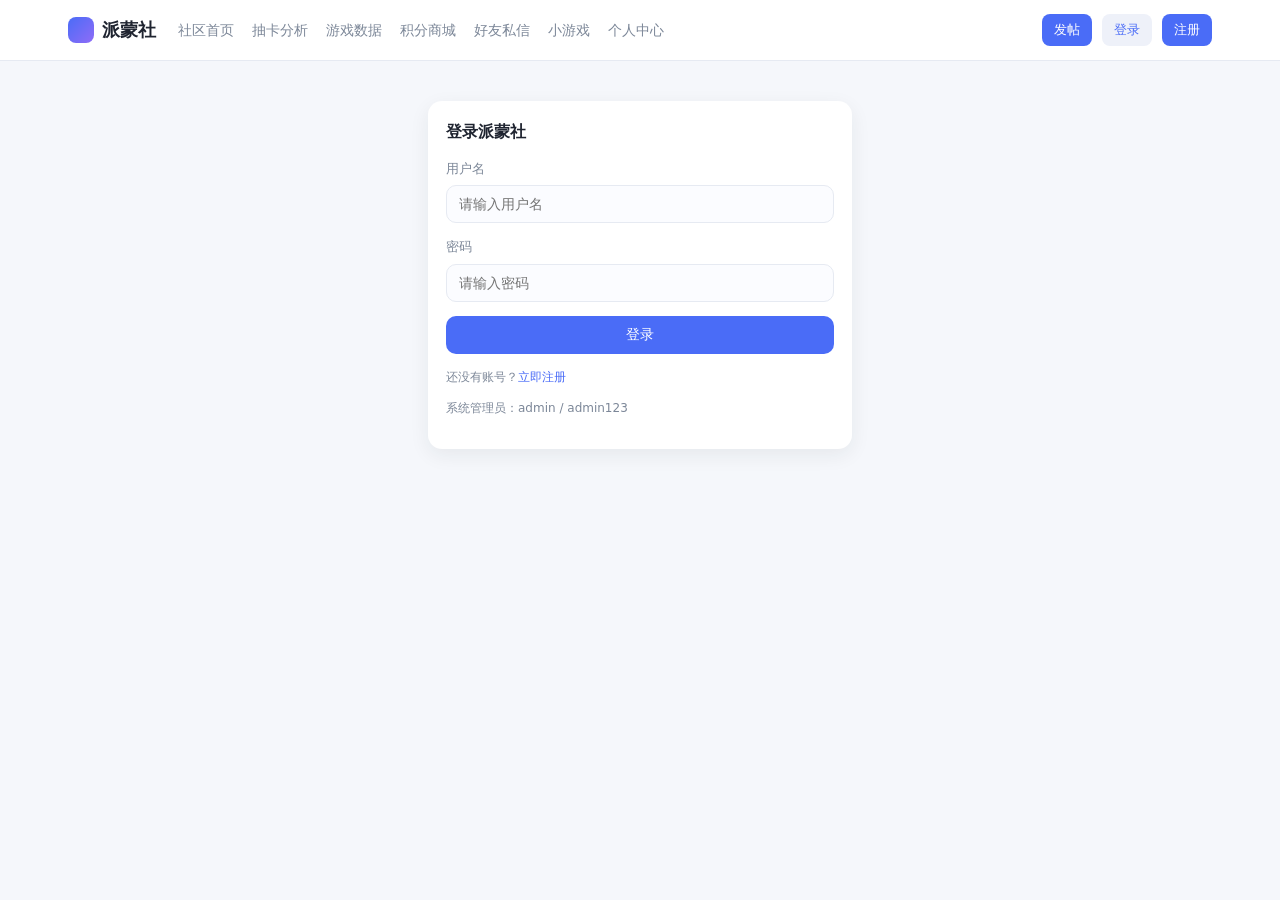
<file: src/main/webapp/login.html>
<!DOCTYPE html>
<html lang="zh-CN">
<head>
    <meta charset="UTF-8">
    <meta name="viewport" content="width=device-width, initial-scale=1">
    <title>登录 · 派蒙社</title>
    <link rel="stylesheet" href="static/css/main.css?v=20261103b">
</head>
<body>
<div id="pc-nav"></div>
<div class="container" style="max-width:460px">
    <div class="card" style="margin-top:40px">
        <div class="card-title">登录派蒙社</div>
        <div class="field">
            <label>用户名</label>
            <input class="input" id="username" placeholder="请输入用户名" autocomplete="username">
        </div>
        <div class="field">
            <label>密码</label>
            <input class="input" id="password" type="password" placeholder="请输入密码" autocomplete="current-password">
        </div>
        <button class="btn btn-block" id="btn-login">登录</button>
        <p class="hint" style="margin-top:14px">
            还没有账号？<a href="register.html">立即注册</a>
        </p>
        <p class="hint">系统管理员：admin / admin123</p>
    </div>
</div>
<script src="static/js/api.js?v=20261103b"></script>
<script>
    PC.renderNav('');
    document.getElementById('btn-login').addEventListener('click', function () {
        var username = document.getElementById('username').value.trim();
        var password = document.getElementById('password').value;
        if (!username || !password) { PC.toast('请填写用户名和密码'); return; }
        var btn = this;
        btn.disabled = true;
        PC.api.post('auth/login', { username: username, password: password }).then(function (data) {
            PC.login(data.user, data.token);
            PC.toast('登录成功');
            var redirect = PC.param('redirect', 'index.html');
            if (/^(https?:)?\/\//i.test(redirect)) { redirect = 'index.html'; }
            setTimeout(function () { location.href = redirect; }, 500);
        }).catch(function (e) {
            PC.toast(e.message);
            btn.disabled = false;
        });
    });
    document.getElementById('password').addEventListener('keydown', function (e) {
        if (e.key === 'Enter') { document.getElementById('btn-login').click(); }
    });
</script>
</body>
</html>
</file>
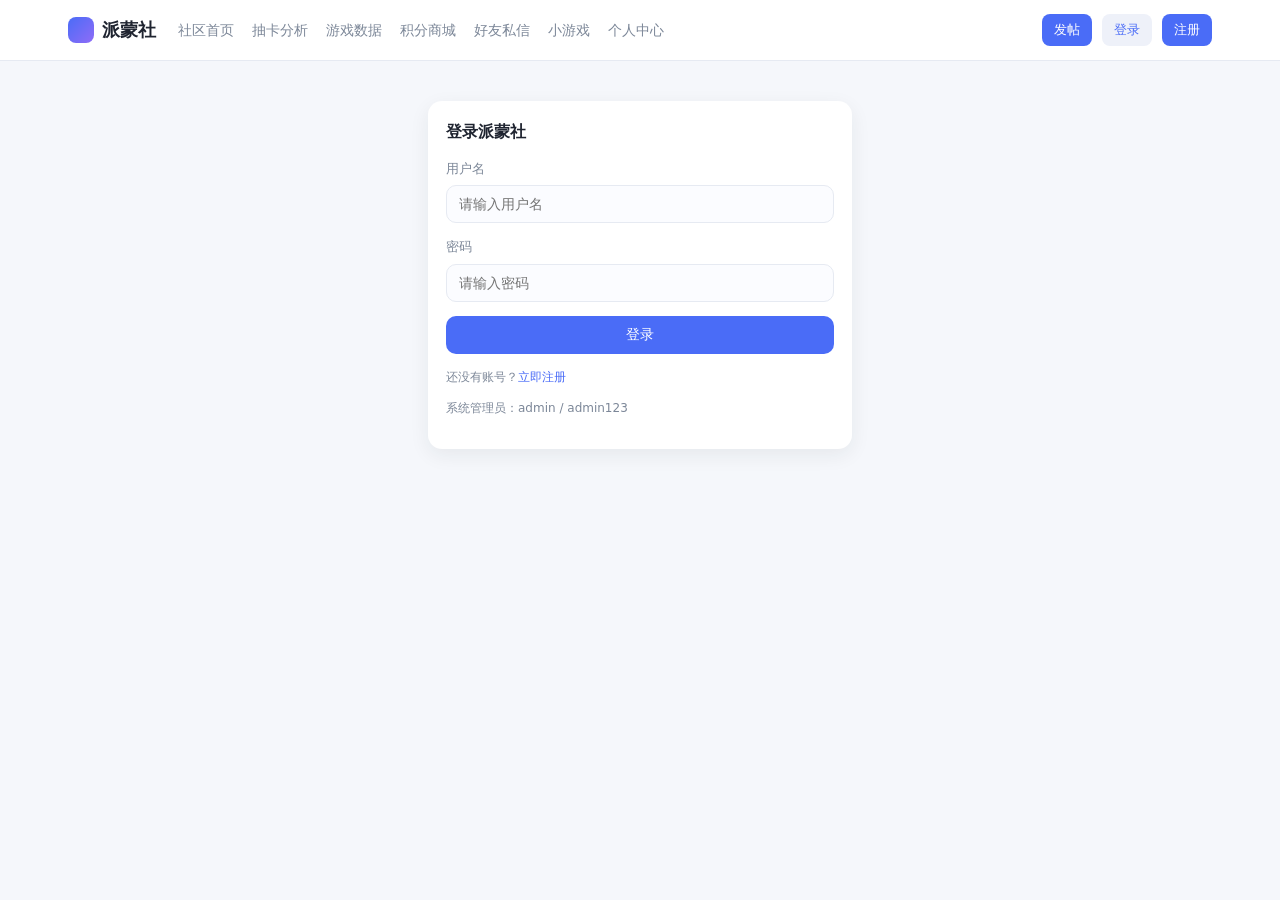
<file: src/main/webapp/post-create.html>
<!DOCTYPE html>
<html lang="zh-CN">
<head>
    <meta charset="UTF-8">
    <meta name="viewport" content="width=device-width, initial-scale=1">
    <title>发布帖子 · 派蒙社</title>
    <link rel="stylesheet" href="static/css/main.css?v=20261103b">
</head>
<body>
<div id="pc-nav"></div>
<div class="container" style="max-width:760px">
    <div class="card">
        <div class="card-title">发布新帖 <small id="mode-hint"></small></div>
        <div class="field">
            <label>标题</label>
            <input class="input" id="title" maxlength="200" placeholder="一句话说清你的主题">
        </div>
        <div class="field">
            <label>分类</label>
            <select class="select" id="categoryId"></select>
        </div>
        <div class="field">
            <label>正文</label>
            <textarea class="textarea" id="content" placeholder="支持换行，禁止发布违规内容"></textarea>
        </div>
        <div class="field">
            <label>标签 <span class="hint">多个标签用英文逗号分隔，最多 5 个</span></label>
            <input class="input" id="tags" placeholder="抽卡,深渊,攻略">
        </div>
        <div class="field">
            <label>配图 <span class="hint">支持多张，单张不超过 5MB</span></label>
            <input type="file" id="images" accept="image/*" multiple>
            <div id="image-preview" style="display:flex;gap:8px;flex-wrap:wrap;margin-top:10px"></div>
        </div>
        <div style="display:flex;gap:10px;justify-content:flex-end">
            <a class="btn btn-line" href="index.html">取消</a>
            <button class="btn" id="btn-submit">发布</button>
        </div>
    </div>
</div>
<script src="static/js/api.js?v=20261103b"></script>
<script>
    PC.renderNav('index');
    if (!PC.requireLogin()) { throw new Error('need login'); }
    var editId = PC.param('id');
    var imageUrls = [];

    PC.api.get('posts/categories').then(function (list) {
        document.getElementById('categoryId').innerHTML = (list || []).map(function (c) {
            return '<option value="' + c.id + '">' + PC.escapeHtml(c.name) + '</option>';
        }).join('');
    });

    /* 统一的图片预览插入：上传成功和编辑回填都走这里 */
    function appendPreview(url) {
        var img = document.createElement('img');
        img.src = PC.asset(url);
        img.setAttribute('data-url', url);
        img.style.cssText = 'width:84px;height:84px;object-fit:cover;border-radius:8px;border:1px solid #e6eaf2;cursor:pointer';
        img.title = '点击移除';
        img.addEventListener('click', function () {
            var i = imageUrls.indexOf(url);
            if (i >= 0) { imageUrls.splice(i, 1); }
            img.remove();
        });
        document.getElementById('image-preview').appendChild(img);
    }

    if (editId) {
        PC.api.get('posts/' + editId).then(function (p) {
            document.getElementById('title').value = p.title;
            document.getElementById('content').value = p.content;
            document.getElementById('tags').value = p.tags || '';
            document.getElementById('mode-hint').textContent = '编辑模式';
            if (p.categoryId) { document.getElementById('categoryId').value = p.categoryId; }
            /* 回填原有配图，否则编辑一次就会把图片全部丢掉 */
            imageUrls = (p.images || []).slice();
            imageUrls.forEach(appendPreview);
        }).catch(function (e) { PC.toast(e.message); });
    }

    document.getElementById('images').addEventListener('change', function (e) {
        var files = Array.prototype.slice.call(e.target.files || []);
        files.forEach(function (file) {
            var reader = new FileReader();
            reader.onload = function () {
                PC.api.post('files/upload', { dataUrl: reader.result }).then(function (res) {
                    imageUrls.push(res.url);
                    appendPreview(res.url);
                }).catch(function (err) { PC.toast(err.message); });
            };
            reader.readAsDataURL(file);
        });
        e.target.value = '';
    });

    document.getElementById('btn-submit').addEventListener('click', function () {
        var title = document.getElementById('title').value.trim();
        var content = document.getElementById('content').value.trim();
        var categoryId = document.getElementById('categoryId').value;
        var tags = document.getElementById('tags').value.trim();
        if (title.length < 2) { PC.toast('标题太短'); return; }
        if (content.length < 5) { PC.toast('正文太短'); return; }
        if (!categoryId) { PC.toast('请选择分类'); return; }
        var body = {
            title: title, content: content, categoryId: Number(categoryId),
            tags: tags, images: imageUrls
        };
        var btn = this;
        btn.disabled = true;
        var promise = editId ? PC.api.put('posts/' + editId, body) : PC.api.post('posts', body);
        promise.then(function (p) {
            PC.toast(p.status === 'PENDING' ? '已提交，等待审核' : '发布成功');
            setTimeout(function () { location.href = 'post-detail.html?id=' + p.id; }, 700);
        }).catch(function (e) {
            PC.toast(e.message);
            btn.disabled = false;
        });
    });
</script>
</body>
</html>
</file>
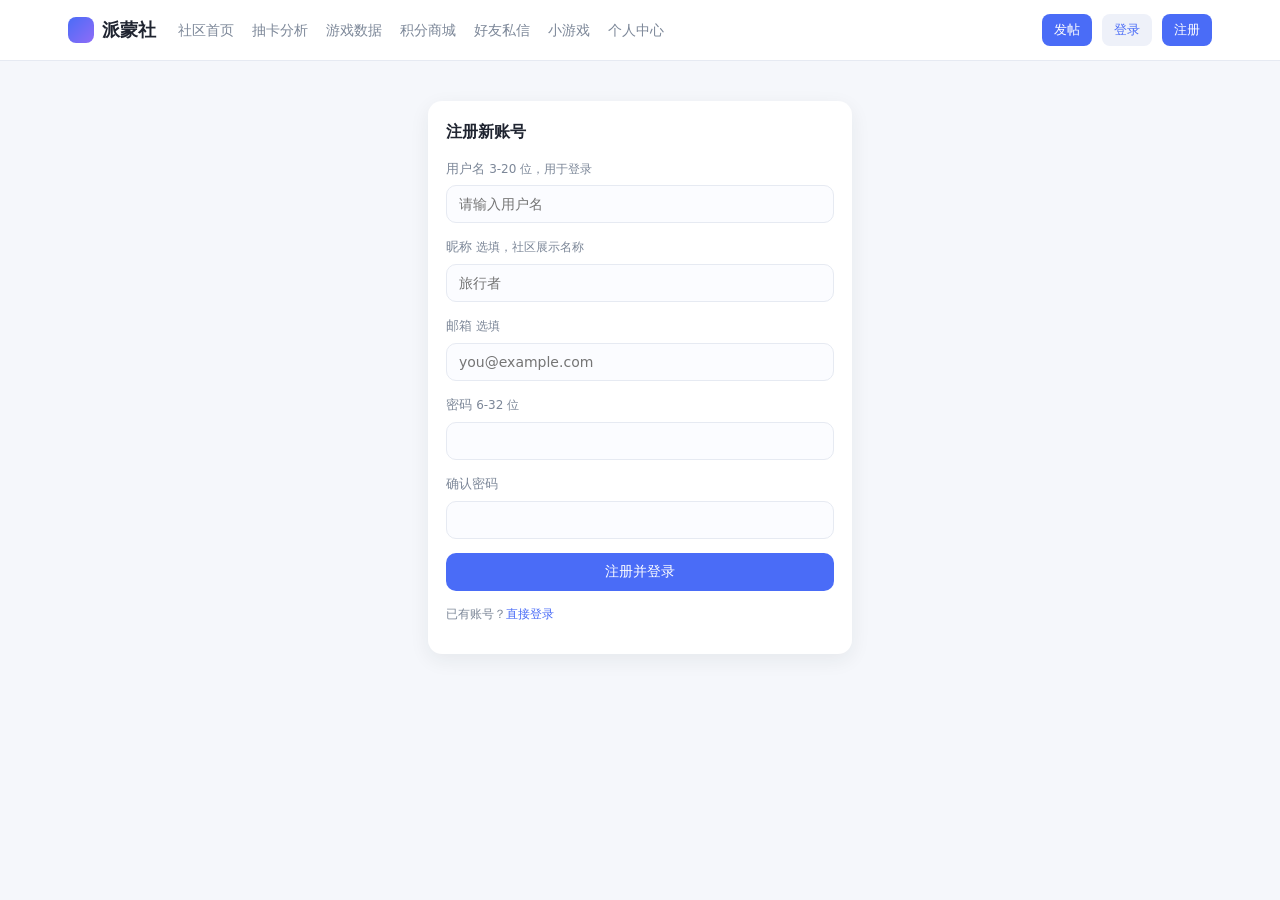
<file: src/main/webapp/register.html>
<!DOCTYPE html>
<html lang="zh-CN">
<head>
    <meta charset="UTF-8">
    <meta name="viewport" content="width=device-width, initial-scale=1">
    <title>注册 · 派蒙社</title>
    <link rel="stylesheet" href="static/css/main.css?v=20261103b">
</head>
<body>
<div id="pc-nav"></div>
<div class="container" style="max-width:460px">
    <div class="card" style="margin-top:40px">
        <div class="card-title">注册新账号</div>
        <div class="field">
            <label>用户名 <span class="hint">3-20 位，用于登录</span></label>
            <input class="input" id="username" placeholder="请输入用户名" autocomplete="username">
        </div>
        <div class="field">
            <label>昵称 <span class="hint">选填，社区展示名称</span></label>
            <input class="input" id="nickname" placeholder="旅行者">
        </div>
        <div class="field">
            <label>邮箱 <span class="hint">选填</span></label>
            <input class="input" id="email" placeholder="you@example.com">
        </div>
        <div class="field">
            <label>密码 <span class="hint">6-32 位</span></label>
            <input class="input" id="password" type="password" autocomplete="new-password">
        </div>
        <div class="field">
            <label>确认密码</label>
            <input class="input" id="password2" type="password" autocomplete="new-password">
        </div>
        <button class="btn btn-block" id="btn-register">注册并登录</button>
        <p class="hint" style="margin-top:14px">已有账号？<a href="login.html">直接登录</a></p>
    </div>
</div>
<script src="static/js/api.js?v=20261103b"></script>
<script>
    PC.renderNav('');
    document.getElementById('btn-register').addEventListener('click', register);

    /* 表单里任意输入框回车都能直接提交，符合用户习惯 */
    document.querySelectorAll('input').forEach(function (el) {
        el.addEventListener('keydown', function (e) {
            if (e.key === 'Enter') { e.preventDefault(); register(); }
        });
    });

    function register() {
        var username = document.getElementById('username').value.trim();
        var password = document.getElementById('password').value;
        var password2 = document.getElementById('password2').value;
        var nickname = document.getElementById('nickname').value.trim();
        var email = document.getElementById('email').value.trim();
        if (username.length < 3) { PC.toast('用户名至少 3 位'); return; }
        if (password.length < 6) { PC.toast('密码至少 6 位'); return; }
        if (password !== password2) { PC.toast('两次输入的密码不一致'); return; }
        var btn = this;
        btn.disabled = true;
        PC.api.post('auth/register', {
            username: username, password: password, nickname: nickname || username, email: email
        }).then(function (data) {
            PC.login(data.user, data.token);
            var bonus = (data.user && data.user.points) || 0;
            PC.toast(bonus > 0 ? '注册成功，新人礼包 ' + bonus + ' 积分已到账' : '注册成功');
            setTimeout(function () { location.href = 'mall.html'; }, 900);
        }).catch(function (e) {
            PC.toast(e.message);
            btn.disabled = false;
        });
    }
</script>
</body>
</html>
</file>
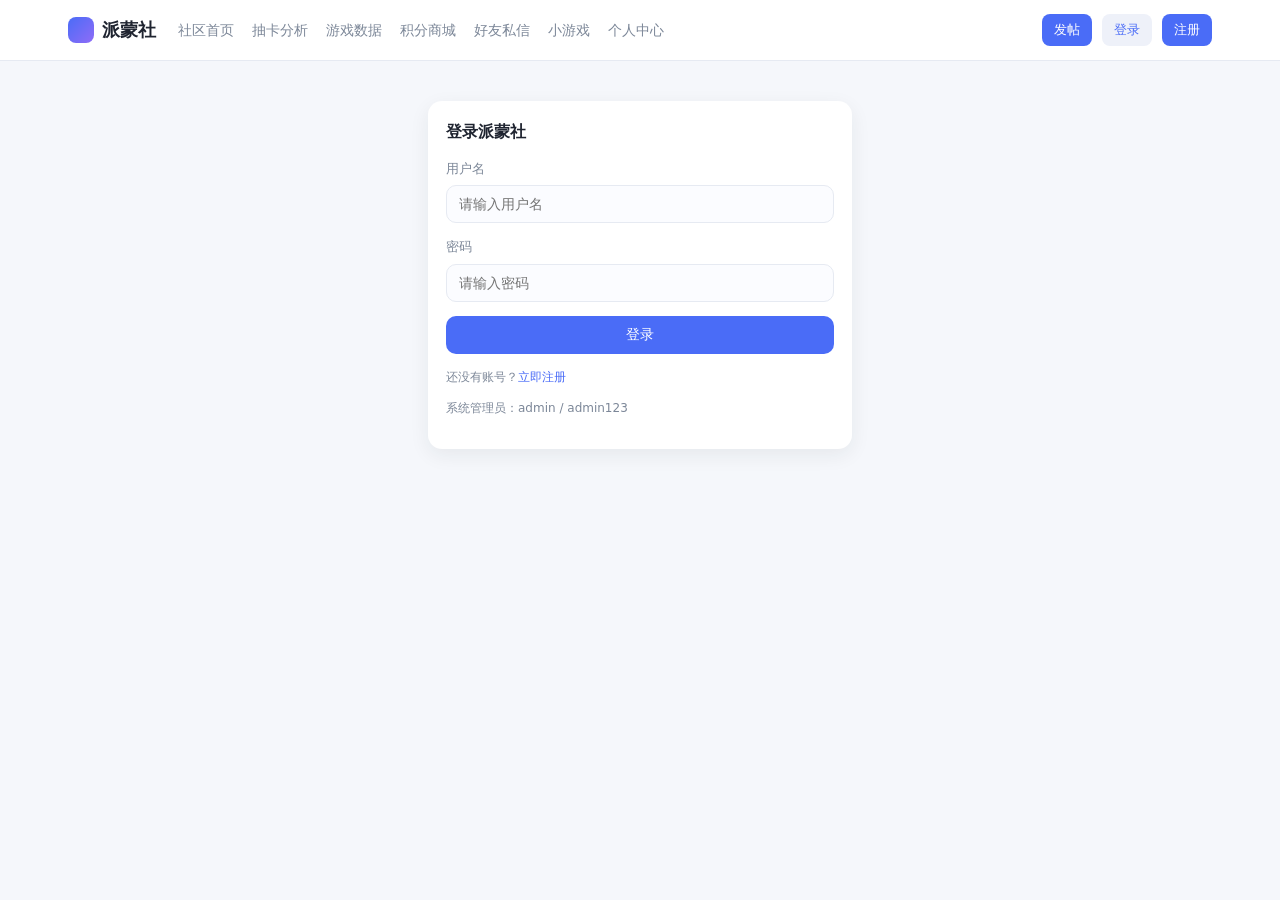
<file: src/main/webapp/social.html>
<!DOCTYPE html>
<html lang="zh-CN">
<head>
    <meta charset="UTF-8">
    <meta name="viewport" content="width=device-width, initial-scale=1">
    <title>好友与私信 · 派蒙社</title>
    <link rel="stylesheet" href="static/css/main.css?v=20261103b">
</head>
<body>
<div id="pc-nav"></div>
<div class="container">
    <div class="grid grid-2">
        <div>
            <div class="card">
                <div class="card-title">好友私信</div>
                <div class="grid" style="grid-template-columns:200px 1fr;gap:14px">
                    <div id="friend-list" style="border-right:1px dashed #e6eaf2;padding-right:10px"></div>
                    <div>
                        <div id="chat-head" style="font-weight:700;margin-bottom:10px;color:#7c8798">选择一个好友开始聊天</div>
                        <div id="chat-body" style="height:340px;overflow:auto;background:#fafbff;border-radius:10px;padding:12px"></div>
                        <div style="display:flex;gap:8px;margin-top:10px">
                            <input class="input" id="msg" placeholder="输入消息..." style="flex:1">
                            <button class="btn" id="btn-send">发送</button>
                        </div>
                    </div>
                </div>
            </div>
            <div class="card">
                <div class="card-title">好友申请</div>
                <div id="request-list"></div>
            </div>
        </div>
        <div>
            <div class="card">
                <div class="card-title">找人</div>
                <div style="display:flex;gap:8px">
                    <input class="input" id="kw" placeholder="搜索用户名或昵称" style="flex:1">
                    <button class="btn" id="btn-search">搜索</button>
                </div>
                <div id="search-list" style="margin-top:12px"></div>
            </div>
            <div class="card">
                <div class="card-title">关注 / 粉丝</div>
                <div class="tabs">
                    <div class="tab active" data-rel="followees">我的关注</div>
                    <div class="tab" data-rel="followers">我的粉丝</div>
                </div>
                <div id="rel-list"></div>
            </div>
        </div>
    </div>
</div>
<script src="static/js/api.js?v=20261103b"></script>
<script>
    PC.renderNav('social');
    if (!PC.requireLogin()) { throw new Error('need login'); }
    var me = PC.Store.user();
    var currentChat = null;
    var currentChatName = '';
    var pollTimer = null;

    function loadFriends() {
        PC.api.get('social/friends').then(function (list) {
            var host = document.getElementById('friend-list');
            if (!list || !list.length) {
                host.innerHTML = PC.empty('还没有好友。用右侧「找人」搜索任意用户，点「私信」可以直接开聊');
                return;
            }
            host.innerHTML = list.map(function (item) {
                var u = item.user;
                var name = u.nickname || u.username;
                return '<div class="row" data-chat="' + u.id + '" data-name="' + PC.escapeHtml(name) + '"' +
                    ' style="cursor:pointer;border:none;padding:8px 0">' +
                    PC.avatarBox(u, 'sm') +
                    '<div class="grow"><div class="name">' + PC.escapeHtml(name) + '</div></div></div>';
            }).join('');
            host.querySelectorAll('[data-chat]').forEach(function (row) {
                row.addEventListener('click', function () {
                    openChat(Number(row.getAttribute('data-chat')), row.getAttribute('data-name'));
                });
            });
        }).catch(function (e) { document.getElementById('friend-list').innerHTML = PC.empty(e.message); });
    }

    function openChat(userId, name) {
        currentChat = userId;
        currentChatName = name || ('用户 #' + userId);
        document.getElementById('chat-head').textContent = '与 ' + currentChatName + ' 的会话';
        var box = document.getElementById('msg');
        if (box) { box.focus(); }
        loadMessages();
        startPolling();
    }

    /* 打开会话后每 4 秒拉一次新消息，对方回复不用手动刷新 */
    function startPolling() {
        if (pollTimer) { clearInterval(pollTimer); }
        pollTimer = setInterval(function () {
            if (currentChat && document.visibilityState === 'visible') { loadMessages(true); }
        }, 4000);
    }

    function loadMessages(silent) {
        if (!currentChat) { return; }
        PC.api.get('social/messages/' + currentChat).then(function (list) {
            var host = document.getElementById('chat-body');
            if (!list || !list.length) {
                if (!silent) { host.innerHTML = PC.empty('还没有消息，打个招呼吧'); }
                return;
            }
            var atBottom = host.scrollHeight - host.scrollTop - host.clientHeight < 40;
            var html = list.map(function (m) {
                var mine = m.fromUser === me.id;
                return '<div style="display:flex;justify-content:' + (mine ? 'flex-end' : 'flex-start') + ';margin-bottom:10px">' +
                    '<div style="max-width:72%;background:' + (mine ? '#4a6cf7' : '#fff') + ';color:' + (mine ? '#fff' : '#1f2430') +
                    ';padding:8px 12px;border-radius:10px;border:1px solid ' + (mine ? '#4a6cf7' : '#e6eaf2') + '">' +
                    '<div>' + PC.escapeHtml(m.content) + '</div>' +
                    '<div style="font-size:11px;opacity:.7;margin-top:4px">' + PC.fmtTime(m.createdAt) + '</div></div></div>';
            }).join('');
            if (host.innerHTML === html) { return; }
            host.innerHTML = html;
            if (atBottom || !silent) { host.scrollTop = host.scrollHeight; }
        }).catch(function (e) { document.getElementById('chat-body').innerHTML = PC.empty(e.message); });
    }

    function loadRequests() {
        PC.api.get('social/friends/requests').then(function (list) {
            var host = document.getElementById('request-list');
            if (!list || !list.length) { host.innerHTML = PC.empty('暂无好友申请'); return; }
            host.innerHTML = list.map(function (item) {
                var u = item.user;
                return '<div class="row">' + PC.avatarBox(u, 'sm') +
                    '<div class="grow"><div class="name">' + PC.escapeHtml(u.nickname || u.username) + '</div>' +
                    '<div class="sub">' + PC.fmtTime(item.createdAt) + '</div></div>' +
                    '<button class="btn btn-sm" data-accept="' + u.id + '">同意</button>' +
                    '<button class="btn btn-sm btn-line" data-reject="' + u.id + '">拒绝</button></div>';
            }).join('');
            host.querySelectorAll('[data-accept]').forEach(function (b) {
                b.addEventListener('click', function () { action(Number(b.getAttribute('data-accept')), 'ACCEPT'); });
            });
            host.querySelectorAll('[data-reject]').forEach(function (b) {
                b.addEventListener('click', function () { action(Number(b.getAttribute('data-reject')), 'REJECT'); });
            });
        }).catch(function (e) { document.getElementById('request-list').innerHTML = PC.empty(e.message); });
    }

    function action(userId, act) {
        PC.api.post('social/friends/action', { friendId: userId, action: act }).then(function (msg) {
            PC.toast(msg || '操作成功');
            loadRequests();
            loadFriends();
        }).catch(function (e) { PC.toast(e.message); });
    }

    function search() {
        var keyword = document.getElementById('kw').value.trim();
        if (!keyword) { PC.toast('请输入搜索关键词'); return; }
        PC.api.get('users/search', { keyword: keyword, page: 1, size: 10 }).then(function (data) {
            var host = document.getElementById('search-list');
            if (!data.items || !data.items.length) { host.innerHTML = PC.empty('没有找到用户'); return; }
            host.innerHTML = data.items.map(function (u) {
                var name = u.nickname || u.username;
                var btn = u.id === me.id ? '' :
                    '<button class="btn btn-sm" data-chat-start="' + u.id + '" data-name="' + PC.escapeHtml(name) + '">私信</button>' +
                    '<button class="btn btn-sm btn-line" data-follow="' + u.id + '">' + (u.followed ? '已关注' : '关注') + '</button>' +
                    '<button class="btn btn-sm btn-line" data-add="' + u.id + '">加好友</button>';
                return '<div class="row">' + PC.avatarBox(u, 'sm') +
                    '<div class="grow"><div class="name">' + PC.escapeHtml(name) + '</div>' +
                    '<div class="sub">' + (u.points || 0) + ' 积分 · 粉丝 ' + (u.followers || 0) + '</div></div>' + btn + '</div>';
            }).join('');
            host.querySelectorAll('[data-follow]').forEach(function (b) {
                b.addEventListener('click', function () {
                    PC.api.post('social/follow/' + b.getAttribute('data-follow')).then(function (on) {
                        PC.toast(on ? '已关注' : '已取消关注');
                        search();
                    }).catch(function (e) { PC.toast(e.message); });
                });
            });
            host.querySelectorAll('[data-chat-start]').forEach(function (b) {
                b.addEventListener('click', function () {
                    openChat(Number(b.getAttribute('data-chat-start')), b.getAttribute('data-name'));
                });
            });
            host.querySelectorAll('[data-add]').forEach(function (b) {
                b.addEventListener('click', function () { action(Number(b.getAttribute('data-add')), 'APPLY'); });
            });
        }).catch(function (e) { PC.toast(e.message); });
    }

    function loadRelation(type) {
        PC.api.get('social/' + type + '/' + me.id).then(function (list) {
            var host = document.getElementById('rel-list');
            if (!list || !list.length) { host.innerHTML = PC.empty('暂无数据'); return; }
            host.innerHTML = list.map(function (u) {
                return '<div class="row">' + PC.avatarBox(u, 'sm') +
                    '<div class="grow"><a class="name" href="user-center.html?id=' + u.id + '">' +
                    PC.escapeHtml(u.nickname || u.username) + '</a><div class="sub">' + (u.points || 0) + ' 积分</div></div></div>';
            }).join('');
        }).catch(function (e) { document.getElementById('rel-list').innerHTML = PC.empty(e.message); });
    }

    document.getElementById('btn-search').addEventListener('click', search);
    document.getElementById('kw').addEventListener('keydown', function (e) { if (e.key === 'Enter') { search(); } });
    document.getElementById('btn-send').addEventListener('click', function () {
        var input = document.getElementById('msg');
        var content = input.value.trim();
        if (!currentChat) { PC.toast('请先选择好友'); return; }
        if (!content) { return; }
        PC.api.post('social/messages', { toUser: currentChat, content: content }).then(function () {
            input.value = '';
            loadMessages();
        }).catch(function (e) { PC.toast(e.message); });
    });

    document.querySelectorAll('[data-rel]').forEach(function (t) {
        t.addEventListener('click', function () {
            document.querySelectorAll('[data-rel]').forEach(function (x) { x.classList.remove('active'); });
            t.classList.add('active');
            loadRelation(t.getAttribute('data-rel'));
        });
    });

    window.addEventListener('beforeunload', function () {
        if (pollTimer) { clearInterval(pollTimer); }
    });

    loadFriends();
    loadRequests();
    loadRelation('followees');
</script>
</body>
</html>
</file>
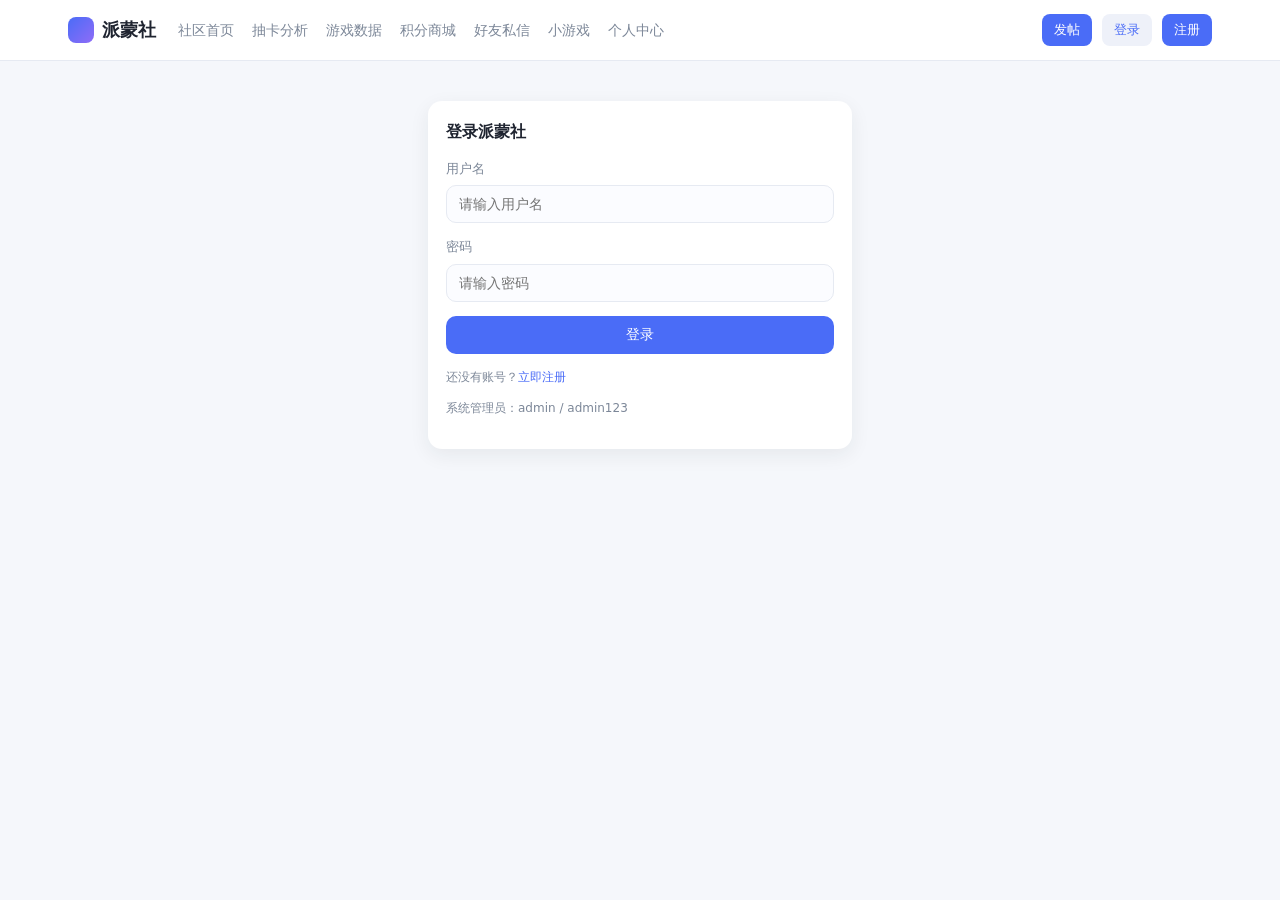
<file: src/main/webapp/user-center.html>
<!DOCTYPE html>
<html lang="zh-CN">
<head>
    <meta charset="UTF-8">
    <meta name="viewport" content="width=device-width, initial-scale=1">
    <title>个人中心 · 派蒙社</title>
    <link rel="stylesheet" href="static/css/main.css?v=20261103b">
</head>
<body>
<div id="pc-nav"></div>
<div class="container">
    <div class="grid grid-2">
        <div>
            <div class="card" id="profile-card"><div class="empty">加载中...</div></div>
            <div class="card">
                <div class="tabs" id="tabs">
                    <div class="tab active" data-tab="posts">我的帖子</div>
                    <div class="tab" data-tab="points">积分明细</div>
                    <div class="tab" data-tab="orders">兑换记录</div>
                    <div class="tab" data-tab="decorations">我的装扮</div>
                    <div class="tab" data-tab="notifications">通知</div>
                </div>
                <div id="tab-body"></div>
            </div>
        </div>
        <div>
            <div class="card">
                <div class="card-title">每日签到</div>
                <div id="signin-box"></div>
            </div>
            <div class="card">
                <div class="card-title">账号资料</div>
                <div id="edit-box"></div>
            </div>
        </div>
    </div>
</div>
<script src="static/js/api.js?v=20261103b"></script>
<script>
    PC.renderNav('user');
    if (!PC.requireLogin()) { throw new Error('need login'); }
    var me = PC.Store.user();
    var targetId = PC.param('id') ? Number(PC.param('id')) : me.id;
    var isSelf = targetId === me.id;
    var tab = 'posts';

    function renderProfile(u) {
        document.getElementById('profile-card').innerHTML =
            '<div style="display:flex;gap:16px;align-items:center;flex-wrap:wrap">' +
            PC.avatarBox(u) +
            '<div class="grow"><div style="font-size:19px;font-weight:700">' +
            PC.escapeHtml(u.nickname || u.username) + ' ' +
            (u.wearingTitle ? '<span class="tag">' + PC.escapeHtml(u.wearingTitle) + '</span>' : '') +
            (u.role === 'ADMIN' ? '<span class="tag tag-danger">管理员</span>' : '') +
            (u.role === 'MODERATOR' ? '<span class="tag tag-warn">审核员</span>' : '') + '</div>' +
            '<div class="sub" style="color:#7c8798">@' + PC.escapeHtml(u.username) + ' · ' + PC.escapeHtml(u.bio || '这个人很神秘，什么都没写') + '</div>' +
            '<div class="post-meta"><span>积分 ' + (u.points || 0) + '</span><span>帖子 ' + (u.postCount || 0) + '</span>' +
            '<span>关注 ' + (u.followees || 0) + '</span><span>粉丝 ' + (u.followers || 0) + '</span></div></div>' +
            (isSelf ? '' : '<button class="btn btn-sm" id="btn-follow">' + (u.followed ? '已关注' : '关注') + '</button>') +
            '</div>';
        var follow = document.getElementById('btn-follow');
        if (follow) {
            follow.addEventListener('click', function () {
                PC.api.post('social/follow/' + u.id).then(function (on) {
                    PC.toast(on ? '已关注' : '已取消关注');
                    loadProfile();
                }).catch(function (e) { PC.toast(e.message); });
            });
        }
    }

    function renderSignIn() {
        var host = document.getElementById('signin-box');
        if (!isSelf) { host.innerHTML = PC.empty('仅本人可签到'); return; }
        host.innerHTML = '<p class="hint">每天签到可获得积分奖励，连续签到更多。</p>' +
            '<button class="btn btn-block" id="btn-signin">立即签到</button>';
        document.getElementById('btn-signin').addEventListener('click', function () {
            PC.api.post('users/sign-in').then(function (res) {
                PC.toast(res.message || ('签到成功，获得 ' + res.gain + ' 积分'));
                loadProfile();
            }).catch(function (e) { PC.toast(e.message); });
        });
    }

    function renderEdit(u) {
        var host = document.getElementById('edit-box');
        if (!isSelf) { host.innerHTML = PC.empty('仅本人可修改资料'); return; }
        host.innerHTML =
            '<div class="field"><label>昵称</label><input class="input" id="e-nickname" value="' + PC.escapeHtml(u.nickname || '') + '"></div>' +
            '<div class="field"><label>头像地址</label><input class="input" id="e-avatar" value="' + PC.escapeHtml(u.avatarUrl || '') + '"></div>' +
            '<div class="field"><label>个性签名</label><input class="input" id="e-bio" value="' + PC.escapeHtml(u.bio || '') + '"></div>' +
            '<div class="field"><label>邮箱</label><input class="input" id="e-email" value="' + PC.escapeHtml(u.email || '') + '"></div>' +
            '<div class="field"><label>手机号</label><input class="input" id="e-phone" value="' + PC.escapeHtml(u.phone || '') + '"></div>' +
            '<button class="btn btn-block" id="btn-save">保存资料</button>' +
            '<button class="btn btn-line btn-block" id="btn-pwd" style="margin-top:10px">修改密码</button>';
        document.getElementById('btn-save').addEventListener('click', function () {
            PC.api.put('users/me', {
                nickname: document.getElementById('e-nickname').value.trim(),
                avatarUrl: document.getElementById('e-avatar').value.trim(),
                bio: document.getElementById('e-bio').value.trim(),
                email: document.getElementById('e-email').value.trim(),
                phone: document.getElementById('e-phone').value.trim()
            }).then(function (updated) {
                PC.Store.setUser(updated);
                PC.toast('资料已更新');
                loadProfile();
                PC.renderNav('user');
            }).catch(function (e) { PC.toast(e.message); });
        });
        document.getElementById('btn-pwd').addEventListener('click', function () {
            PC.modal('修改密码',
                '<div class="field"><label>原密码</label><input class="input" id="p-old" type="password"></div>' +
                '<div class="field"><label>新密码</label><input class="input" id="p-new" type="password"></div>',
                function (mask) {
                    var oldPwd = mask.querySelector('#p-old').value;
                    var newPwd = mask.querySelector('#p-new').value;
                    if (!oldPwd || newPwd.length < 6) { PC.toast('请填写正确的密码'); return false; }
                    PC.api.put('users/me/password', { oldPassword: oldPwd, newPassword: newPwd })
                        .then(function () { PC.toast('密码已修改'); })
                        .catch(function (e) { PC.toast(e.message); });
                }, '保存');
        });
    }

    function loadTab() {
        var host = document.getElementById('tab-body');
        host.innerHTML = PC.empty('加载中...');
        /* 积分明细、订单、装扮、通知都属于本人私有数据，看别人主页时不能拉自己的数据顶上 */
        var privateTabs = { points: '积分明细', orders: '兑换记录', decorations: '我的装扮', notifications: '消息通知' };
        if (!isSelf && privateTabs[tab]) {
            host.innerHTML = PC.empty(privateTabs[tab] + '仅本人可见');
            return;
        }
        if (tab === 'posts') {
            PC.api.get('posts/mine', { page: 1, size: 20 }).then(function (data) {
                if (!isSelf) { return loadUserPosts(); }
                if (!data.items || !data.items.length) { host.innerHTML = PC.empty('还没有发布帖子'); return; }
                host.innerHTML = data.items.map(function (p) {
                    return '<div class="row"><div class="grow"><a class="name" href="post-detail.html?id=' + p.id + '">' +
                        PC.escapeHtml(p.title) + '</a><div class="sub">' + PC.fmtTime(p.createdAt) +
                        ' · 👍 ' + (p.likeCount || 0) + ' · 💬 ' + (p.commentCount || 0) + '</div></div>' +
                        '<span class="tag">' + (p.status === 'PUBLISHED' ? '已发布' : p.status === 'PENDING' ? '待审核' : '未通过') + '</span></div>';
                }).join('');
            }).catch(function (e) { host.innerHTML = PC.empty(e.message); });
        } else if (tab === 'points') {
            PC.api.get('users/points/records', { page: 1, size: 20 }).then(function (data) {
                if (!data.items || !data.items.length) { host.innerHTML = PC.empty('暂无积分记录'); return; }
                host.innerHTML = '<table class="table"><tr><th>时间</th><th>类型</th><th>说明</th><th>积分</th></tr>' +
                    data.items.map(function (r) {
                        return '<tr><td>' + PC.fmtTime(r.createdAt) + '</td><td>' + PC.escapeHtml(PC.label('pointsType', r.type)) + '</td>' +
                            '<td>' + PC.escapeHtml(r.description || '') + '</td>' +
                            '<td style="color:' + (r.amount >= 0 ? '#2f9e44' : '#e5484d') + '">' + (r.amount > 0 ? '+' : '') + r.amount + '</td></tr>';
                    }).join('') + '</table>';
            }).catch(function (e) { host.innerHTML = PC.empty(e.message); });
        } else if (tab === 'orders') {
            PC.api.get('mall/orders/mine', { page: 1, size: 20 }).then(function (data) {
                if (!data.items || !data.items.length) { host.innerHTML = PC.empty('还没有兑换记录'); return; }
                host.innerHTML = data.items.map(function (o) {
                    return '<div class="row"><div class="grow"><div class="name">' + PC.escapeHtml(o.productName) + '</div>' +
                        '<div class="sub">' + PC.fmtTime(o.createdAt) + '</div></div>' +
                        '<span class="badge">-' + o.pointsCost + ' 积分</span>' +
                        '<span class="tag tag-ok">' + PC.escapeHtml(PC.label('order', o.status)) + '</span></div>';
                }).join('');
            }).catch(function (e) { host.innerHTML = PC.empty(e.message); });
        } else if (tab === 'decorations') {
            PC.api.get('mall/decorations/mine').then(function (list) {
                if (!list || !list.length) { host.innerHTML = PC.empty('还没有装扮，去商城看看'); return; }
                host.innerHTML = list.map(function (d) {
                    return '<div class="row"><div class="grow"><div class="name">' + PC.escapeHtml(d.name) + '</div>' +
                        '<div class="sub">' + PC.escapeHtml(PC.label('decoType', d.type)) + (d.wearing ? ' · 佩戴中' : '') + '</div></div>' +
                        (d.wearing ? '<button class="btn btn-sm btn-line" data-unwear="' + d.id + '">卸下</button>'
                            : '<button class="btn btn-sm" data-wear="' + d.id + '">佩戴</button>') + '</div>';
                }).join('');
                host.querySelectorAll('[data-wear]').forEach(function (b) {
                    b.addEventListener('click', function () {
                        PC.api.post('mall/decorations/' + b.getAttribute('data-wear') + '/wear')
                            .then(function () { PC.toast('已佩戴'); PC.refreshMe(); loadProfile(); loadTab(); })
                            .catch(function (e) { PC.toast(e.message); });
                    });
                });
                host.querySelectorAll('[data-unwear]').forEach(function (b) {
                    b.addEventListener('click', function () {
                        PC.api.del('mall/decorations/' + b.getAttribute('data-unwear') + '/wear')
                            .then(function () { PC.toast('已卸下'); PC.refreshMe(); loadProfile(); loadTab(); })
                            .catch(function (e) { PC.toast(e.message); });
                    });
                });
            }).catch(function (e) { host.innerHTML = PC.empty(e.message); });
        } else if (tab === 'notifications') {
            PC.api.get('users/notifications', { page: 1, size: 20 }).then(function (data) {
                if (!data.items || !data.items.length) { host.innerHTML = PC.empty('暂无通知'); return; }
                host.innerHTML = '<div style="display:flex;justify-content:flex-end;margin-bottom:8px">' +
                    '<button class="btn btn-sm btn-line" id="btn-readall">全部已读</button></div>' +
                    data.items.map(function (n) {
                        /* 同类通知（点赞/评论/关注）后端会合并计数，这里补一个「等 N 条」提示 */
                        var merged = (n.mergeCount && n.mergeCount > 1)
                            ? '<span class="tag">等 ' + n.mergeCount + ' 条</span>' : '';
                        return '<div class="row"><div class="grow"><div class="name">' + PC.escapeHtml(n.content) + '</div>' +
                            '<div class="sub">' + PC.fmtTime(n.createdAt) + '</div></div>' + merged +
                            (n.isRead ? '' : '<span class="tag tag-warn">未读</span>') + '</div>';
                    }).join('');
                document.getElementById('btn-readall').addEventListener('click', function () {
                    PC.api.post('users/notifications/read').then(function () {
                        PC.toast('已全部标记为已读');
                        loadTab();
                    }).catch(function (e) { PC.toast(e.message); });
                });
            }).catch(function (e) { host.innerHTML = PC.empty(e.message); });
        }
    }

    function loadUserPosts() {
        var host = document.getElementById('tab-body');
        PC.api.get('posts', { page: 1, size: 20 }).then(function (data) {
            var mine = (data.items || []).filter(function (p) { return p.userId === targetId; });
            host.innerHTML = mine.length ? mine.map(function (p) {
                return '<div class="row"><div class="grow"><a class="name" href="post-detail.html?id=' + p.id + '">' +
                    PC.escapeHtml(p.title) + '</a><div class="sub">' + PC.fmtTime(p.createdAt) + '</div></div></div>';
            }).join('') : PC.empty('暂无公开帖子');
        }).catch(function (e) { host.innerHTML = PC.empty(e.message); });
    }

    function loadProfile() {
        PC.api.get('users/' + targetId).then(function (u) {
            renderProfile(u);
            renderSignIn();
            renderEdit(u);
            if (isSelf) { PC.Store.setUser(u); }
        }).catch(function (e) {
            document.getElementById('profile-card').innerHTML = PC.empty(e.message);
        });
    }

    document.querySelectorAll('#tabs .tab').forEach(function (t) {
        t.addEventListener('click', function () {
            document.querySelectorAll('#tabs .tab').forEach(function (x) { x.classList.remove('active'); });
            t.classList.add('active');
            tab = t.getAttribute('data-tab');
            loadTab();
        });
    });

    if (!isSelf) {
        ['points', 'orders', 'decorations', 'notifications'].forEach(function (key) {
            var el = document.querySelector('#tabs .tab[data-tab="' + key + '"]');
            if (el) { el.style.display = 'none'; }
        });
    }

    loadProfile();
    loadTab();
</script>
</body>
</html>
</file>
<file: src/main/webapp/static/css/main.css>
/* ============================================================
   派蒙社 · 社区平台 全局样式
   ============================================================ */
:root {
    --bg: #f5f7fb;
    --panel: #ffffff;
    --primary: #4a6cf7;
    --primary-dark: #3a55cc;
    --accent: #f7b731;
    --text: #1f2430;
    --muted: #7c8798;
    --line: #e6eaf2;
    --danger: #e5484d;
    --success: #2f9e44;
    --radius: 14px;
    --shadow: 0 6px 20px rgba(31, 36, 48, .07);
}

* { box-sizing: border-box; }

body {
    margin: 0;
    font-family: "Microsoft YaHei", "PingFang SC", "Segoe UI", system-ui, sans-serif;
    background: var(--bg);
    color: var(--text);
    font-size: 14px;
    line-height: 1.6;
}

a { color: var(--primary); text-decoration: none; }
a:hover { text-decoration: underline; }

/* 顶部导航 */
.nav {
    position: sticky;
    top: 0;
    z-index: 50;
    background: rgba(255, 255, 255, .92);
    backdrop-filter: blur(10px);
    border-bottom: 1px solid var(--line);
}
.nav-inner {
    max-width: 1180px;
    margin: 0 auto;
    padding: 8px 18px;
    min-height: 60px;
    display: flex;
    align-items: center;
    flex-wrap: wrap;
    gap: 12px 22px;
}
.brand {
    font-weight: 700;
    font-size: 18px;
    color: var(--text);
    display: flex;
    align-items: center;
    gap: 8px;
    white-space: nowrap;
}
.brand .dot {
    width: 26px; height: 26px; border-radius: 8px;
    background: linear-gradient(135deg, var(--primary), #8f6cf7);
    display: inline-block;
}
.nav-links { display: flex; gap: 18px; flex: 1; flex-wrap: wrap; }
.nav-links a { color: var(--muted); font-size: 14px; white-space: nowrap; }
.nav-links a.active, .nav-links a:hover { color: var(--primary); text-decoration: none; }
.nav-user { display: flex; align-items: center; gap: 10px; }
.avatar-sm { width: 32px; height: 32px; border-radius: 50%; object-fit: cover; background: #dfe5f2; }

/* 布局 */
.container { max-width: 1180px; margin: 22px auto 60px; padding: 0 18px; }
.grid { display: grid; gap: 18px; }
.grid-2 { grid-template-columns: 1fr 320px; }
.grid-3 { grid-template-columns: repeat(3, 1fr); }
@media (max-width: 900px) {
    .grid-2, .grid-3 { grid-template-columns: 1fr; }
}

.card {
    background: var(--panel);
    border-radius: var(--radius);
    box-shadow: var(--shadow);
    padding: 18px;
}
.card + .card { margin-top: 16px; }
.card-title {
    font-size: 16px; font-weight: 700; margin: 0 0 14px;
    display: flex; align-items: center; justify-content: space-between;
    gap: 10px; flex-wrap: wrap;
}
.card-title > span { white-space: nowrap; }
.card-title small { font-weight: 400; color: var(--muted); }

/* 按钮 */
.btn {
    display: inline-flex; align-items: center; justify-content: center; gap: 6px;
    padding: 9px 16px; border-radius: 10px; border: 1px solid transparent;
    background: var(--primary); color: #fff; cursor: pointer;
    font-size: 14px; font-family: inherit; transition: .18s;
}
.btn:hover { background: var(--primary-dark); text-decoration: none; }
.btn:disabled { opacity: .55; cursor: not-allowed; }
.btn-ghost { background: #eef1f9; color: var(--primary); }
.btn-ghost:hover { background: #e2e7f7; }
.btn-line { background: #fff; border-color: var(--line); color: var(--text); }
.btn-line:hover { background: #f7f9ff; }
.btn-danger { background: var(--danger); }
.btn-danger:hover { background: #c93b3f; }
.btn-sm { padding: 5px 11px; font-size: 13px; border-radius: 8px; }
.btn-block { width: 100%; }

/* 表单 */
.field { margin-bottom: 14px; }
.field label { display: block; font-size: 13px; color: var(--muted); margin-bottom: 6px; }
.input, .select, .textarea {
    width: 100%; padding: 10px 12px; border: 1px solid var(--line);
    border-radius: 10px; font-size: 14px; font-family: inherit;
    background: #fbfcff; color: var(--text); outline: none; transition: .18s;
}
.input:focus, .select:focus, .textarea:focus {
    border-color: var(--primary); background: #fff; box-shadow: 0 0 0 3px rgba(74,108,247,.12);
}
.textarea { min-height: 140px; resize: vertical; }
.hint { font-size: 12px; color: var(--muted); }

/* 帖子卡片 */
.post {
    background: var(--panel); border-radius: var(--radius);
    box-shadow: var(--shadow); padding: 18px; cursor: pointer; transition: .18s;
}
.post:hover { transform: translateY(-2px); box-shadow: 0 10px 26px rgba(31,36,48,.1); }
.post-head { display: flex; align-items: center; gap: 10px; margin-bottom: 10px; }
.post-title { font-size: 16px; font-weight: 700; margin: 4px 0 8px; }
.post-summary { color: #4c5666; display: -webkit-box; -webkit-line-clamp: 3; -webkit-box-orient: vertical; overflow: hidden; }
.post-meta { display: flex; gap: 16px; color: var(--muted); font-size: 12.5px; margin-top: 12px; flex-wrap: wrap; }
.tag {
    display: inline-block; padding: 2px 9px; border-radius: 999px;
    background: #eef1f9; color: var(--primary); font-size: 12px; margin-right: 6px;
}
.tag-warn { background: #fff4e0; color: #b7791f; }
.tag-danger { background: #ffecec; color: var(--danger); }
.tag-ok { background: #e9f7ec; color: var(--success); }

/* 列表行 */
.row {
    display: flex; align-items: center; gap: 12px;
    padding: 11px 0; border-bottom: 1px dashed var(--line);
}
.row:last-child { border-bottom: none; }
.row .grow { flex: 1; min-width: 0; }
.row .name { font-weight: 600; }
.row .sub { color: var(--muted); font-size: 12.5px; }

/* 统计卡 */
.stat {
    background: linear-gradient(135deg, #fff, #f3f6ff);
    border: 1px solid var(--line); border-radius: 12px; padding: 14px;
}
.stat .num { font-size: 22px; font-weight: 800; color: var(--primary); }
.stat .lbl { color: var(--muted); font-size: 12.5px; }

/* 标签页 */
.tabs { display: flex; gap: 8px; flex-wrap: wrap; margin-bottom: 16px; }
.tab {
    padding: 7px 15px; border-radius: 999px; background: #fff;
    border: 1px solid var(--line); cursor: pointer; font-size: 13px; color: var(--muted);
}
.tab.active { background: var(--primary); color: #fff; border-color: var(--primary); }

/* 分页 */
.pager { display: flex; gap: 8px; justify-content: center; margin-top: 20px; }

/* 提示条 */
.toast {
    position: fixed; left: 50%; bottom: 40px; transform: translateX(-50%);
    background: rgba(31,36,48,.92); color: #fff; padding: 10px 20px;
    border-radius: 10px; font-size: 13.5px; z-index: 999; opacity: 0;
    transition: .25s; pointer-events: none; max-width: 80vw;
}
.toast.show { opacity: 1; bottom: 56px; }

/* 弹窗 */
.modal-mask {
    position: fixed; inset: 0; background: rgba(18,22,30,.5);
    display: none; align-items: center; justify-content: center; z-index: 200; padding: 18px;
}
.modal-mask.show { display: flex; }
.modal {
    background: #fff; border-radius: var(--radius); padding: 22px;
    width: 100%; max-width: 460px; max-height: 86vh; overflow: auto;
}

/* 空状态 */
.empty { text-align: center; color: var(--muted); padding: 40px 0; }

/* 表格 */
.table { width: 100%; border-collapse: collapse; font-size: 13.5px; }
.table th, .table td { padding: 10px 8px; border-bottom: 1px solid var(--line); text-align: left; }
.table th { color: var(--muted); font-weight: 600; background: #fafbff; }

/* 徽标 */
.badge { padding: 2px 8px; border-radius: 6px; font-size: 12px; background: #eef1f9; color: var(--primary); }

/* 图表容器 */
.chart { width: 100%; height: 220px; }
.legend { display: flex; gap: 14px; flex-wrap: wrap; color: var(--muted); font-size: 12.5px; margin-top: 8px; }
.legend i { display: inline-block; width: 10px; height: 10px; border-radius: 3px; margin-right: 5px; }

/* 抽卡结果卡 */
.pull-grid { display: grid; grid-template-columns: repeat(auto-fill, minmax(84px, 1fr)); gap: 10px; }
.pull-item {
    border-radius: 10px; padding: 10px 6px; text-align: center; font-size: 12.5px;
    background: #f3f5fb; border: 1px solid var(--line); color: #4c5666;
}
.pull-item.r5 { background: linear-gradient(160deg, #fff5d6, #ffe7a8); border-color: #f0c95c; color: #8a5a00; font-weight: 700; }
.pull-item.r4 { background: linear-gradient(160deg, #f3ecff, #e5d6ff); border-color: #c3a6f5; color: #5b3a99; font-weight: 600; }

/* 小游戏画布 */
canvas.game { background: #0f1524; border-radius: 12px; display: block; width: 100%; max-width: 480px; touch-action: none; }
.game-hud { display: flex; gap: 18px; align-items: center; margin: 12px 0; font-weight: 600; }

/* ============================================================
 * 补充样式：头像框叠加、装扮预览、2048 棋盘
 * ============================================================ */

/* 头像 + 头像框 */
.avatar-wrap {
    position: relative;
    display: inline-flex;
    width: 72px;
    height: 72px;
    flex: 0 0 auto;
    vertical-align: middle;
}
.avatar-wrap .avatar-img {
    position: absolute;
    inset: 9px;
    width: calc(100% - 18px);
    height: calc(100% - 18px);
    border-radius: 50%;
    object-fit: cover;
    background: #eef1f9;
}
.avatar-wrap .avatar-frame {
    position: absolute;
    inset: 0;
    width: 100%;
    height: 100%;
    pointer-events: none;
}
.avatar-wrap.sm { width: 44px; height: 44px; }
.avatar-wrap.sm .avatar-img { inset: 5px; width: calc(100% - 10px); height: calc(100% - 10px); }

/* 装扮卡片预览 */
.deco-preview {
    position: relative;
    width: 76px;
    height: 76px;
    margin: 0 auto 10px;
}
.deco-preview .deco-avatar {
    position: absolute;
    inset: 10px;
    border-radius: 50%;
    background: linear-gradient(135deg, #4a6cf7, #7d92f8);
    color: #fff;
    font-weight: 700;
    font-size: 22px;
    display: flex;
    align-items: center;
    justify-content: center;
}
.deco-preview img {
    position: absolute;
    inset: 0;
    width: 100%;
    height: 100%;
}
.deco-title-preview {
    display: flex;
    align-items: center;
    justify-content: center;
    height: 76px;
    margin-bottom: 10px;
}
.deco-title-preview .tag {
    font-size: 13px;
    padding: 6px 12px;
}

/* 2048 棋盘 */
.g2048 {
    display: grid;
    grid-template-columns: repeat(4, 1fr);
    gap: 8px;
    background: #bbada0;
    padding: 8px;
    border-radius: 10px;
    width: 100%;
    max-width: 380px;
    margin: 0 auto;
    user-select: none;
}
.g2048 .cell {
    aspect-ratio: 1 / 1;
    border-radius: 6px;
    display: flex;
    align-items: center;
    justify-content: center;
    font-weight: 800;
    font-size: clamp(13px, 3.2vw, 21px);
    color: #776e65;
    background: rgba(238, 228, 218, 0.35);
    transition: background 0.12s ease;
}
.g2048 .cell[data-v="2"]    { background: #eee4da; }
.g2048 .cell[data-v="4"]    { background: #ede0c8; }
.g2048 .cell[data-v="8"]    { background: #f2b179; color: #fff; }
.g2048 .cell[data-v="16"]   { background: #f59563; color: #fff; }
.g2048 .cell[data-v="32"]   { background: #f67c5f; color: #fff; }
.g2048 .cell[data-v="64"]   { background: #f65e3b; color: #fff; }
.g2048 .cell[data-v="128"]  { background: #edcf72; color: #fff; }
.g2048 .cell[data-v="256"]  { background: #edcc61; color: #fff; }
.g2048 .cell[data-v="512"]  { background: #edc850; color: #fff; }
.g2048 .cell[data-v="1024"] { background: #edc53f; color: #fff; }
.g2048 .cell[data-v="2048"] { background: #edc22e; color: #fff; }

/* 游戏结束遮罩 */
.game-over {
    margin-top: 10px;
    padding: 10px 14px;
    border-radius: 8px;
    background: #fff4f4;
    border: 1px solid #ffd9d9;
    color: #b3261e;
    font-size: 13.5px;
    display: flex;
    align-items: center;
    justify-content: space-between;
    gap: 10px;
}

/* 聊天气泡容器 */
.chat-list { min-height: 100%; }

/* ============ 移动端适配 ============ */
/* 表格外层容器：宽表只在自身内部横向滚动，不撑破页面 */
.table-wrap { width: 100%; overflow-x: auto; -webkit-overflow-scrolling: touch; }

.nav-dot {
    display: inline-block;
    min-width: 16px;
    height: 16px;
    padding: 0 4px;
    margin-left: 3px;
    border-radius: 8px;
    background: #ff4d4f;
    color: #fff;
    font-size: 10.5px;
    line-height: 16px;
    text-align: center;
    vertical-align: top;
}

@media (max-width: 760px) {
    .nav-inner {
        padding: 8px 12px;
        gap: 8px 12px;
        min-height: 52px;
    }
    .nav-links {
        order: 3;
        width: 100%;
        flex: none;
        flex-wrap: nowrap;
        overflow-x: auto;
        -webkit-overflow-scrolling: touch;
        gap: 16px;
        padding-bottom: 3px;
        scrollbar-width: none;
    }
    .nav-links::-webkit-scrollbar { display: none; }
    .nav-user { margin-left: auto; gap: 8px; }
    .nav-user > span { display: none; }

    .container { margin: 14px auto 44px; padding: 0 12px; }
    .card { padding: 14px; }
    .card + .card { margin-top: 12px; }

    .table { font-size: 12.5px; }
    .table th, .table td { padding: 8px 6px; }

    /* 触控目标不小于 40px，避免小屏点不中 */
    .btn { padding: 10px 16px; }
    .btn-sm { padding: 8px 12px; }
    .input, .select, .textarea { padding: 11px 12px; font-size: 16px; }

    .g2048 { gap: 5px; padding: 6px; }
    .g2048 .cell { font-size: 15px; border-radius: 5px; }
    .g2048 .cell[data-v="128"], .g2048 .cell[data-v="256"],
    .g2048 .cell[data-v="512"], .g2048 .cell[data-v="1024"],
    .g2048 .cell[data-v="2048"] { font-size: 12.5px; }

    .game-hud { flex-wrap: wrap; gap: 8px; }
}

@media (max-width: 420px) {
    .nav-links a { font-size: 13px; }
    .brand { font-size: 16px; }
    .g2048 .cell { font-size: 13px; }
    .g2048 .cell[data-v="128"], .g2048 .cell[data-v="256"],
    .g2048 .cell[data-v="512"], .g2048 .cell[data-v="1024"],
    .g2048 .cell[data-v="2048"] { font-size: 11px; }
}
</file>
